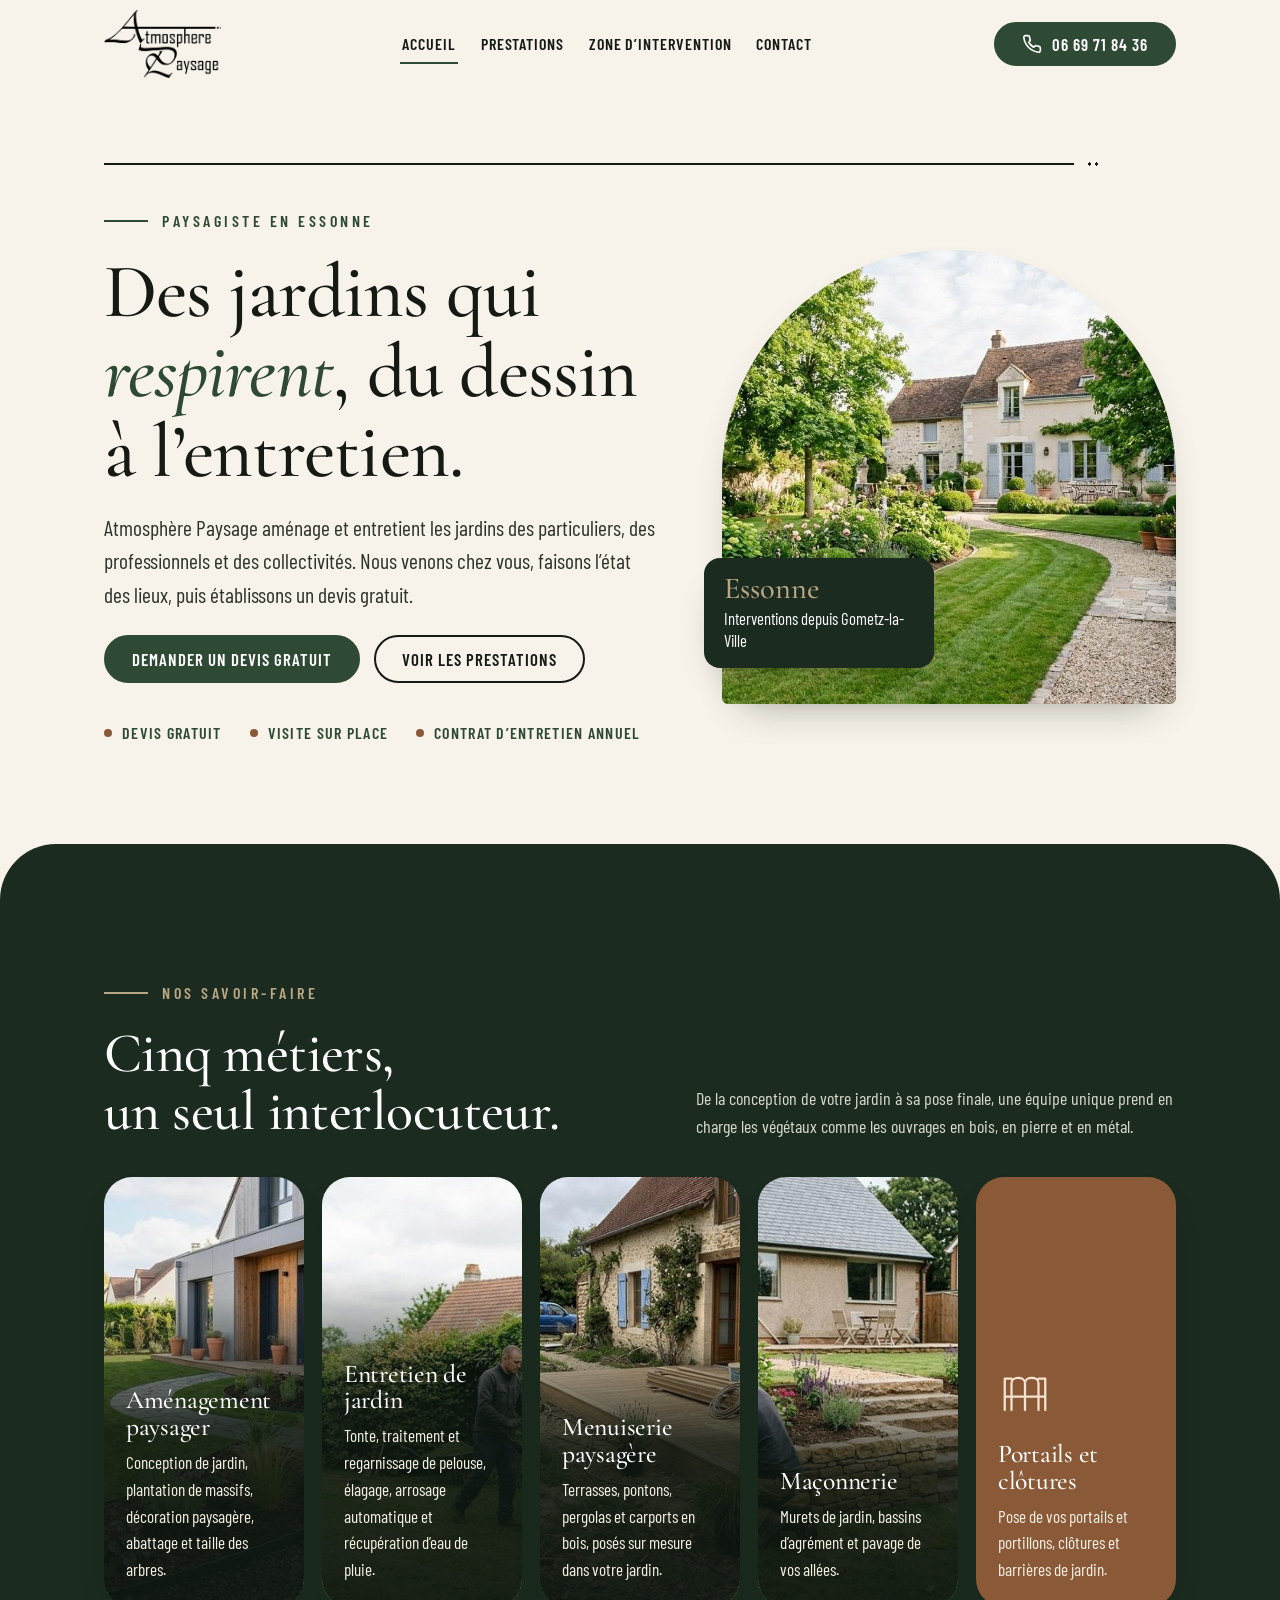
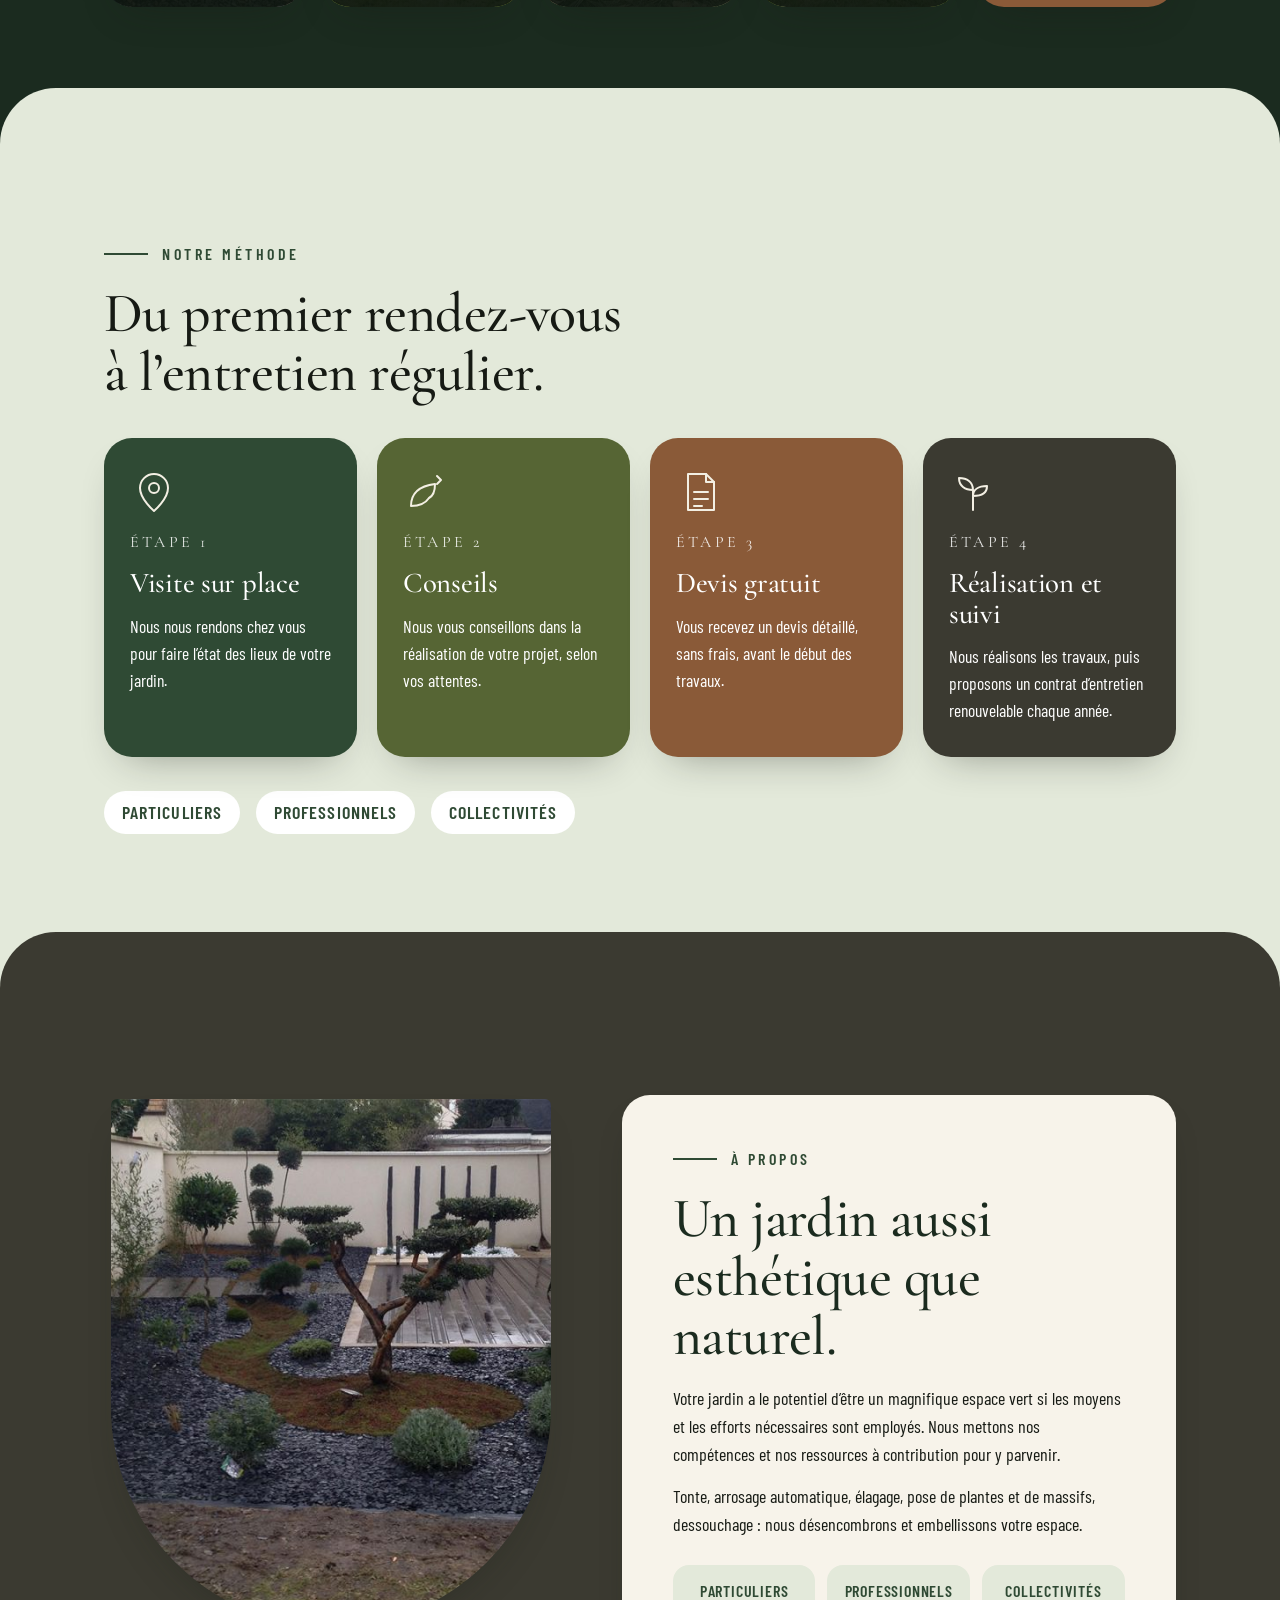
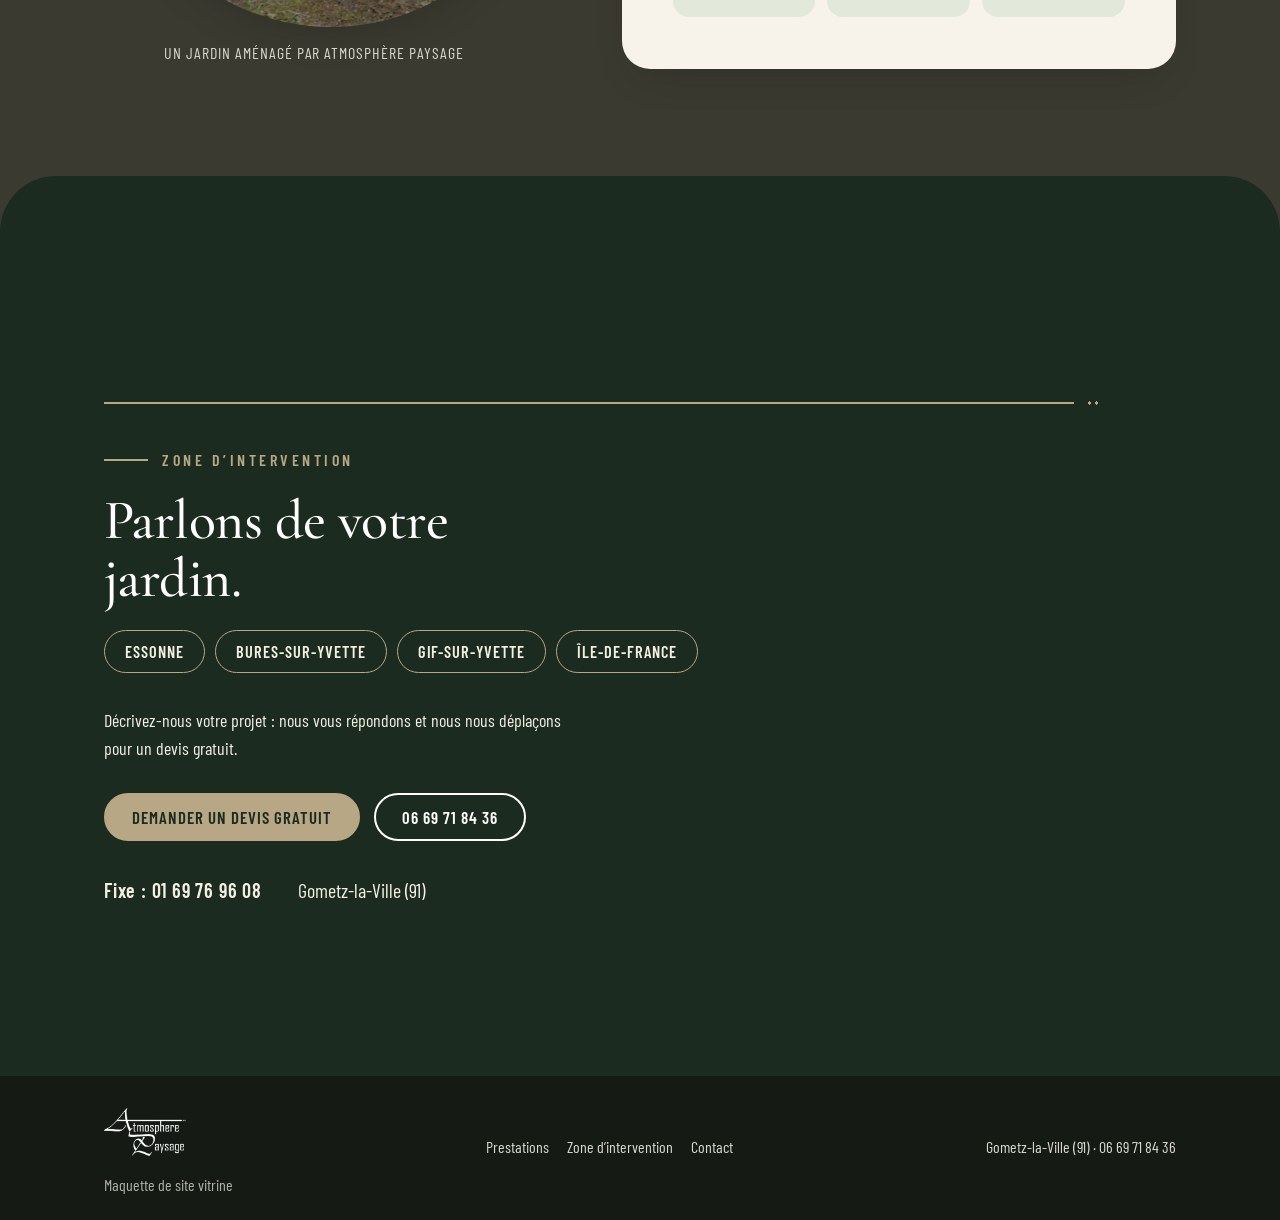
<file: index.html>
<!doctype html>
<html lang="fr">
<head>
<meta charset="utf-8">
<meta name="viewport" content="width=device-width,initial-scale=1">
<title>Atmosphère Paysage | Paysagiste à Gometz-la-Ville, Essonne</title>
<meta name="description" content="Atmosphère Paysage, paysagiste à Gometz-la-Ville (91) : aménagement, entretien de jardin, menuiserie paysagère, maçonnerie, portails et clôtures. Devis gratuit.">
<meta name="robots" content="noindex, nofollow">
<link rel="icon" href="data:image/svg+xml,%3Csvg xmlns='http://www.w3.org/2000/svg' viewBox='0 0 64 64'%3E%3Crect width='64' height='64' rx='14' fill='%232f4a34'/%3E%3Ctext x='32' y='47' font-family='Georgia,serif' font-style='italic' font-size='44' text-anchor='middle' fill='%23f7f3ea'%3EA%3C/text%3E%3C/svg%3E">
<link rel="preconnect" href="https://fonts.googleapis.com"><link rel="preconnect" href="https://fonts.gstatic.com" crossorigin>
<link href="https://fonts.googleapis.com/css2?family=Barlow+Condensed:wght@400;500;600&family=Cormorant+Garamond:ital,wght@0,500;0,600;1,500&display=swap" rel="stylesheet">
<link rel="stylesheet" href="css/style.css">
</head>
<body>
<a class="skip" href="#contenu">Aller au contenu</a>
<header class="site-header">
  <div class="wrap">
    <a class="logo" href="https://webaunet.github.io/atmosphere-paysage/" aria-label="Atmosphère Paysage, accueil"><img src="images/logo.png" width="520" height="303" alt="Atmosphère Paysage"></a>
    <nav class="nav" id="nav" aria-label="Navigation principale">
      <a href="index.html" aria-current="page">Accueil</a><a href="prestations.html">Prestations</a><a href="zone.html">Zone d’intervention</a><a href="contact.html">Contact</a>
    </nav>
    <div class="head-right">
      <a class="btn head-call" href="tel:0669718436" aria-label="Appeler le 06 69 71 84 36"><svg viewBox="0 0 24 24" fill="none" stroke="currentColor" stroke-width="2" stroke-linecap="round" stroke-linejoin="round" aria-hidden="true"><path d="M22 16.9v3a2 2 0 0 1-2.2 2 19.8 19.8 0 0 1-8.6-3.1 19.5 19.5 0 0 1-6-6A19.8 19.8 0 0 1 2.1 4.2 2 2 0 0 1 4.1 2h3a2 2 0 0 1 2 1.7c.1 1 .4 1.9.7 2.8a2 2 0 0 1-.5 2.1L8.1 9.9a16 16 0 0 0 6 6l1.3-1.3a2 2 0 0 1 2.1-.4c.9.3 1.8.6 2.8.7a2 2 0 0 1 1.7 2z"/></svg><span>06 69 71 84 36</span></a>
      <button class="burger" type="button" aria-expanded="false" aria-controls="nav" aria-label="Ouvrir le menu"><span></span><span></span><span></span></button>
    </div>
  </div>
</header>

<main id="contenu">
<section class="section s-ivory hero">
  <div class="wrap">
    <div class="trait" aria-hidden="true"></div>
    <div class="hero-grid">
      <div>
        <p class="eyebrow">Paysagiste en Essonne</p>
        <h1>Des jardins qui <em>respirent</em>, du dessin à l’entretien.</h1>
        <p class="lead">Atmosphère Paysage aménage et entretient les jardins des particuliers, des professionnels et des collectivités. Nous venons chez vous, faisons l’état des lieux, puis établissons un devis gratuit.</p>
        <div class="cta-row">
          <a class="btn" href="contact.html">Demander un devis gratuit</a>
          <a class="btn ghost" href="prestations.html">Voir les prestations</a>
        </div>
        <div class="hero-meta"><span>Devis gratuit</span><span>Visite sur place</span><span>Contrat d’entretien annuel</span></div>
      </div>
      <div class="arch-wrap">
        <div class="arch"><img src="images/hero.jpg" width="1408" height="768" alt="Allée de gravier bordée de massifs et de pelouse devant une maison de campagne" style="object-position:58% 50%"></div>
        <div class="stamp"><b>Essonne</b>Interventions depuis Gometz-la-Ville</div>
      </div>
    </div>
  </div>
</section>

<section class="section s-forest s-curve on-dark" id="metiers">
  <div class="wrap">
    <div class="head-split reveal">
      <div><p class="eyebrow">Nos savoir-faire</p><h2>Cinq métiers,<br>un seul interlocuteur.</h2></div>
      <p>De la conception de votre jardin à sa pose finale, une équipe unique prend en charge les végétaux comme les ouvrages en bois, en pierre et en métal.</p>
    </div>
    <div class="cards">
      <article class="card reveal"><img src="images/amenagement.jpg" width="900" height="491" loading="lazy" alt="Paysagiste plantant un massif vivace le long d’une pelouse"><div class="body"><h3>Aménagement paysager</h3><p>Conception de jardin, plantation de massifs, décoration paysagère, abattage et taille des arbres.</p><ul><li>Conception</li><li>Massifs</li><li>Abattage</li></ul></div></article>
      <article class="card reveal"><img src="images/entretien.jpg" width="900" height="502" loading="lazy" alt="Tonte d’une pelouse devant une maison entourée de haies fleuries"><div class="body"><h3>Entretien de jardin</h3><p>Tonte, traitement et regarnissage de pelouse, élagage, arrosage automatique et récupération d’eau de pluie.</p><ul><li>Tonte</li><li>Arrosage</li><li>Élagage</li></ul></div></article>
      <article class="card reveal"><img src="images/menuiserie.jpg" width="900" height="491" loading="lazy" alt="Pose d’une terrasse en bois devant une maison en pierre"><div class="body"><h3>Menuiserie paysagère</h3><p>Terrasses, pontons, pergolas et carports en bois, posés sur mesure dans votre jardin.</p><ul><li>Terrasse</li><li>Pergola</li><li>Carport</li></ul></div></article>
      <article class="card reveal"><img src="images/maconnerie.jpg" width="900" height="491" loading="lazy" alt="Maçon paysagiste montant un muret en pierre et un escalier de jardin"><div class="body"><h3>Maçonnerie</h3><p>Murets de jardin, bassins d’agrément et pavage de vos allées.</p><ul><li>Murets</li><li>Bassins</li><li>Allées pavées</li></ul></div></article>
      <article class="card panel reveal"><div class="body"><svg viewBox="0 0 48 48" fill="none" stroke="currentColor" stroke-width="2" stroke-linecap="round" stroke-linejoin="round" aria-hidden="true"><path d="M6 40V12M42 40V12M6 12h6M36 12h6M12 40V16c0-6 12-6 12 0M36 40V16c0-6-12-6-12 0M24 16v24M6 28h36"/></svg><h3>Portails et clôtures</h3><p>Pose de vos portails et portillons, clôtures et barrières de jardin.</p><ul><li>Portails</li><li>Portillons</li><li>Clôtures</li></ul></div></article>
    </div>
  </div>
</section>

<section class="section s-sage s-curve" id="methode">
  <div class="wrap">
    <div class="reveal"><p class="eyebrow">Notre méthode</p><h2>Du premier rendez-vous<br>à l’entretien régulier.</h2></div>
    <div class="steps">
      <div class="step reveal"><svg viewBox="0 0 48 48" fill="none" stroke="currentColor" stroke-width="2" stroke-linecap="round" stroke-linejoin="round" aria-hidden="true"><path d="M24 43s14-12 14-23a14 14 0 0 0-28 0c0 11 14 23 14 23z"/><circle cx="24" cy="20" r="5"/></svg><span class="n">Étape 1</span><h3>Visite sur place</h3><p>Nous nous rendons chez vous pour faire l’état des lieux de votre jardin.</p></div>
      <div class="step reveal"><svg viewBox="0 0 48 48" fill="none" stroke="currentColor" stroke-width="2" stroke-linecap="round" stroke-linejoin="round" aria-hidden="true"><path d="M8 38c0-12 8-20 24-22M8 38c6 0 14-2 18-8M32 16c0 8-2 12-6 14M34 8l4 4-4 4"/></svg><span class="n">Étape 2</span><h3>Conseils</h3><p>Nous vous conseillons dans la réalisation de votre projet, selon vos attentes.</p></div>
      <div class="step reveal"><svg viewBox="0 0 48 48" fill="none" stroke="currentColor" stroke-width="2" stroke-linecap="round" stroke-linejoin="round" aria-hidden="true"><path d="M12 6h18l8 8v28H12z"/><path d="M30 6v8h8M18 24h14M18 31h14M18 38h8"/></svg><span class="n">Étape 3</span><h3>Devis gratuit</h3><p>Vous recevez un devis détaillé, sans frais, avant le début des travaux.</p></div>
      <div class="step reveal"><svg viewBox="0 0 48 48" fill="none" stroke="currentColor" stroke-width="2" stroke-linecap="round" stroke-linejoin="round" aria-hidden="true"><path d="M24 42V22M24 22c0-8-6-12-14-12 0 8 6 12 14 12zM24 28c0-6 5-10 14-10 0 7-5 10-14 10z"/></svg><span class="n">Étape 4</span><h3>Réalisation et suivi</h3><p>Nous réalisons les travaux, puis proposons un contrat d’entretien renouvelable chaque année.</p></div>
    </div>
    <div class="note-band reveal"><span>Particuliers</span><span>Professionnels</span><span>Collectivités</span></div>
  </div>
</section>

<section class="section s-bark s-curve on-dark" id="apropos">
  <div class="wrap about-grid">
    <div class="reveal">
      <div class="arch-b"><img src="images/jardin-reel.jpg" width="800" height="600" loading="lazy" alt="Jardin aménagé avec arbres taillés en nuages, gravier d’ardoise et terrasse en bois" style="object-position:50% 30%"></div>
      <p class="photo-cap">Un jardin aménagé par Atmosphère Paysage</p>
    </div>
    <div class="about-card reveal">
      <p class="eyebrow">À propos</p>
      <h2>Un jardin aussi esthétique que naturel.</h2>
      <p>Votre jardin a le potentiel d’être un magnifique espace vert si les moyens et les efforts nécessaires sont employés. Nous mettons nos compétences et nos ressources à contribution pour y parvenir.</p>
      <p>Tonte, arrosage automatique, élagage, pose de plantes et de massifs, dessouchage : nous désencombrons et embellissons votre espace.</p>
      <div class="who"><div>Particuliers</div><div>Professionnels</div><div>Collectivités</div></div>
    </div>
  </div>
</section>

<section class="section s-forest s-curve on-dark cta-final" id="contact">
  <div class="wrap">
    <div class="trait light reveal" aria-hidden="true" style="margin-bottom:44px"></div>
    <div class="reveal">
      <p class="eyebrow">Zone d’intervention</p>
      <h2>Parlons de votre jardin.</h2>
      <div class="zone-chips"><span>Essonne</span><span>Bures-sur-Yvette</span><span>Gif-sur-Yvette</span><span>Île-de-France</span></div>
      <p>Décrivez-nous votre projet : nous vous répondons et nous nous déplaçons pour un devis gratuit.</p>
      <div class="cta-row" style="margin-top:30px"><a class="btn" href="contact.html">Demander un devis gratuit</a><a class="btn ghost" href="tel:0669718436">06 69 71 84 36</a></div>
      <div class="contact-lines"><a href="tel:0169769608">Fixe : 01 69 76 96 08</a><span>Gometz-la-Ville (91)</span></div>
    </div>
  </div>
</section>
</main>

<footer class="site-footer">
  <div class="wrap foot">
    <div><a class="logo" href="https://webaunet.github.io/atmosphere-paysage/" aria-label="Atmosphère Paysage, accueil"><img src="images/logo.png" width="520" height="303" alt="Atmosphère Paysage"></a><p class="maq">Maquette de site vitrine</p></div>
    <nav aria-label="Pied de page"><a href="prestations.html">Prestations</a><a href="zone.html">Zone d’intervention</a><a href="contact.html">Contact</a></nav>
    <div>Gometz-la-Ville (91) · <a href="tel:0669718436">06 69 71 84 36</a></div>
  </div>
</footer>
<script src="js/main.js"></script>
</body>
</html>
</file>
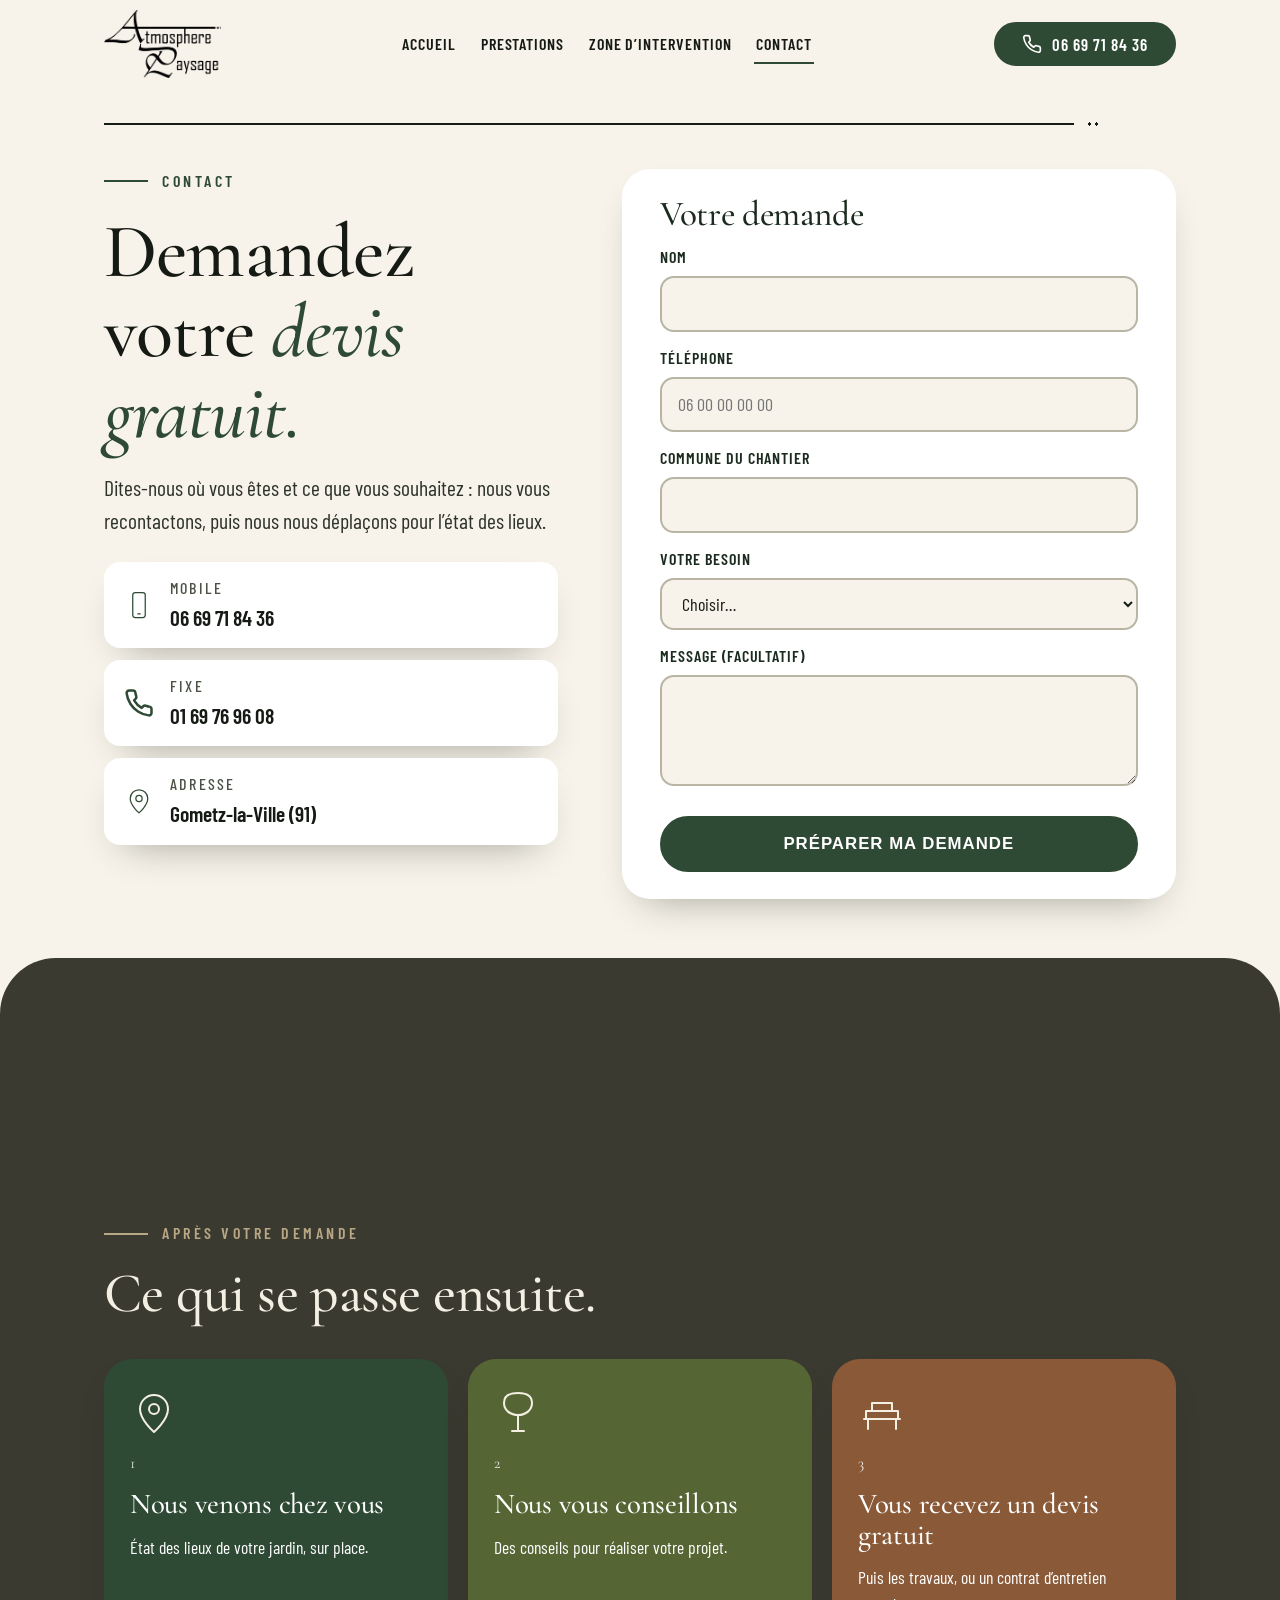
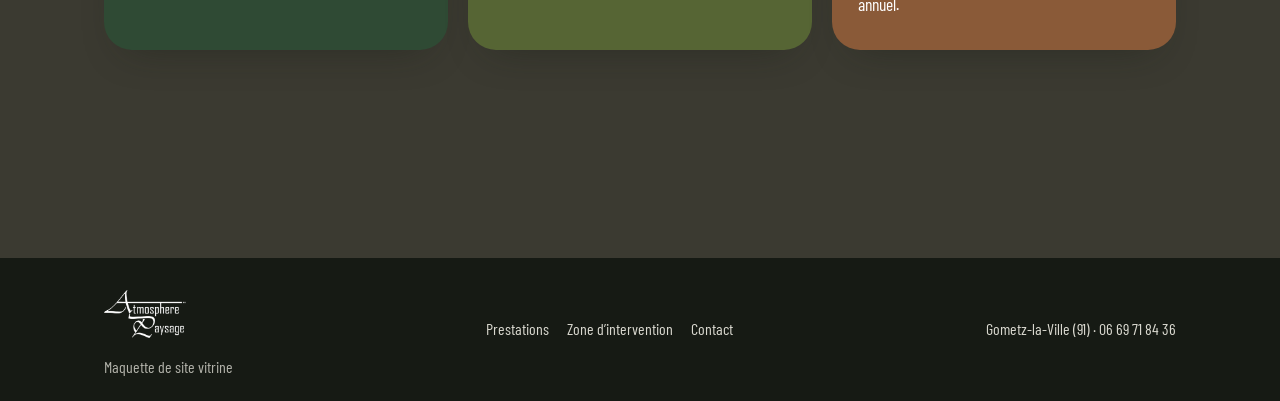
<file: contact.html>
<!doctype html>
<html lang="fr">
<head>
<meta charset="utf-8">
<meta name="viewport" content="width=device-width,initial-scale=1">
<title>Contact et devis gratuit | Atmosphère Paysage, Gometz-la-Ville</title>
<meta name="description" content="Contactez Atmosphère Paysage à Gometz-la-Ville (91) : 06 69 71 84 36 ou 01 69 76 96 08. Devis gratuit pour votre jardin.">
<meta name="robots" content="noindex, nofollow">
<link rel="icon" href="data:image/svg+xml,%3Csvg xmlns='http://www.w3.org/2000/svg' viewBox='0 0 64 64'%3E%3Crect width='64' height='64' rx='14' fill='%232f4a34'/%3E%3Ctext x='32' y='47' font-family='Georgia,serif' font-style='italic' font-size='44' text-anchor='middle' fill='%23f7f3ea'%3EA%3C/text%3E%3C/svg%3E">
<link rel="preconnect" href="https://fonts.googleapis.com"><link rel="preconnect" href="https://fonts.gstatic.com" crossorigin>
<link href="https://fonts.googleapis.com/css2?family=Barlow+Condensed:wght@400;500;600&family=Cormorant+Garamond:ital,wght@0,500;0,600;1,500&display=swap" rel="stylesheet">
<link rel="stylesheet" href="css/style.css">
</head>
<body>
<a class="skip" href="#contenu">Aller au contenu</a>
<header class="site-header">
  <div class="wrap">
    <a class="logo" href="https://webaunet.github.io/atmosphere-paysage/" aria-label="Atmosphère Paysage, accueil"><img src="images/logo.png" width="520" height="303" alt="Atmosphère Paysage"></a>
    <nav class="nav" id="nav" aria-label="Navigation principale">
      <a href="index.html">Accueil</a><a href="prestations.html">Prestations</a><a href="zone.html">Zone d’intervention</a><a href="contact.html" aria-current="page">Contact</a>
    </nav>
    <div class="head-right">
      <a class="btn head-call" href="tel:0669718436" aria-label="Appeler le 06 69 71 84 36"><svg viewBox="0 0 24 24" fill="none" stroke="currentColor" stroke-width="2" stroke-linecap="round" stroke-linejoin="round" aria-hidden="true"><path d="M22 16.9v3a2 2 0 0 1-2.2 2 19.8 19.8 0 0 1-8.6-3.1 19.5 19.5 0 0 1-6-6A19.8 19.8 0 0 1 2.1 4.2 2 2 0 0 1 4.1 2h3a2 2 0 0 1 2 1.7c.1 1 .4 1.9.7 2.8a2 2 0 0 1-.5 2.1L8.1 9.9a16 16 0 0 0 6 6l1.3-1.3a2 2 0 0 1 2.1-.4c.9.3 1.8.6 2.8.7a2 2 0 0 1 1.7 2z"/></svg><span>06 69 71 84 36</span></a>
      <button class="burger" type="button" aria-expanded="false" aria-controls="nav" aria-label="Ouvrir le menu"><span></span><span></span><span></span></button>
    </div>
  </div>
</header>

<main id="contenu">
<section class="section s-ivory hero page-hero contact-hero">
  <div class="wrap">
    <div class="trait" aria-hidden="true"></div>
    <div class="contact-grid">
      <div>
        <p class="eyebrow">Contact</p>
        <h1>Demandez votre <em>devis gratuit.</em></h1>
        <p class="lead">Dites-nous où vous êtes et ce que vous souhaitez : nous vous recontactons, puis nous nous déplaçons pour l’état des lieux.</p>
        <ul class="direct only-d">
          <li><a href="tel:0669718436"><svg viewBox="0 0 48 48" fill="none" stroke="currentColor" stroke-width="2" stroke-linecap="round" stroke-linejoin="round" aria-hidden="true"><rect x="14" y="4" width="20" height="40" rx="4"/><path d="M22 38h4"/></svg><span><small>Mobile</small>06 69 71 84 36</span></a></li>
          <li><a href="tel:0169769608"><svg viewBox="0 0 24 24" fill="none" stroke="currentColor" stroke-width="2" stroke-linecap="round" stroke-linejoin="round" aria-hidden="true"><path d="M22 16.9v3a2 2 0 0 1-2.2 2 19.8 19.8 0 0 1-8.6-3.1 19.5 19.5 0 0 1-6-6A19.8 19.8 0 0 1 2.1 4.2 2 2 0 0 1 4.1 2h3a2 2 0 0 1 2 1.7c.1 1 .4 1.9.7 2.8a2 2 0 0 1-.5 2.1L8.1 9.9a16 16 0 0 0 6 6l1.3-1.3a2 2 0 0 1 2.1-.4c.9.3 1.8.6 2.8.7a2 2 0 0 1 1.7 2z"/></svg><span><small>Fixe</small>01 69 76 96 08</span></a></li>
          <li><div><svg viewBox="0 0 48 48" fill="none" stroke="currentColor" stroke-width="2" stroke-linecap="round" stroke-linejoin="round" aria-hidden="true"><path d="M24 43s14-12 14-23a14 14 0 0 0-28 0c0 11 14 23 14 23z"/><circle cx="24" cy="20" r="5"/></svg><span><small>Adresse</small>Gometz-la-Ville (91)</span></div></li>
        </ul>
      </div>
      <div class="form-card">
        <form id="devis" novalidate>
          <h2>Votre demande</h2>
          <div class="field"><label for="nom">Nom</label><input id="nom" name="nom" type="text" autocomplete="name" required aria-describedby="err-nom"><p class="error" id="err-nom" role="alert"></p></div>
          <div class="field"><label for="tel">Téléphone</label><input id="tel" name="tel" type="tel" inputmode="tel" autocomplete="tel" required placeholder="06 00 00 00 00" aria-describedby="err-tel"><p class="error" id="err-tel" role="alert"></p></div>
          <div class="field"><label for="commune">Commune du chantier</label><input id="commune" name="commune" type="text" autocomplete="address-level2" required aria-describedby="err-commune"><p class="error" id="err-commune" role="alert"></p></div>
          <div class="field"><label for="besoin">Votre besoin</label><select id="besoin" name="besoin" required aria-describedby="err-besoin"><option value="">Choisir…</option><option>Aménagement paysager</option><option>Entretien de jardin</option><option>Abattage ou élagage</option><option>Terrasse, pergola ou carport</option><option>Maçonnerie (muret, bassin, allée)</option><option>Portail ou clôture</option><option>Contrat d’entretien annuel</option><option>Autre projet</option></select><p class="error" id="err-besoin" role="alert"></p></div>
          <div class="field"><label for="message">Message (facultatif)</label><textarea id="message" name="message" rows="3" aria-describedby="err-message"></textarea><p class="error" id="err-message" role="alert"></p></div>
          <button class="btn full" type="submit">Préparer ma demande</button>
        </form>
        <div class="summary" id="summary" hidden tabindex="-1">
          <p class="ok"><svg viewBox="0 0 48 48" fill="none" stroke="currentColor" stroke-width="2" stroke-linecap="round" stroke-linejoin="round" aria-hidden="true"><path d="M10 25l9 9 19-20"/></svg><span>Demande prête. Envoyez-la en un geste :</span></p>
          <pre id="recap"></pre>
          <div class="sum-actions">
            <a class="btn" id="sms" href="sms:0669718436">Envoyer par SMS</a>
            <button class="btn ghost" type="button" id="copy">Copier</button>
            <a class="btn ghost" href="tel:0669718436">Appeler</a>
          </div>
          <p class="copied" id="copied" role="status"></p>
          <button class="link" type="button" id="edit">Modifier ma demande</button>
        </div>
      </div>
    </div>
  </div>
</section>

<section class="section s-bark s-curve on-dark band-end">
  <div class="wrap">
    <div class="reveal"><p class="eyebrow">Après votre demande</p><h2>Ce qui se passe ensuite.</h2></div>
    <ul class="direct only-m">
          <li><a href="tel:0669718436"><svg viewBox="0 0 48 48" fill="none" stroke="currentColor" stroke-width="2" stroke-linecap="round" stroke-linejoin="round" aria-hidden="true"><rect x="14" y="4" width="20" height="40" rx="4"/><path d="M22 38h4"/></svg><span><small>Mobile</small>06 69 71 84 36</span></a></li>
          <li><a href="tel:0169769608"><svg viewBox="0 0 24 24" fill="none" stroke="currentColor" stroke-width="2" stroke-linecap="round" stroke-linejoin="round" aria-hidden="true"><path d="M22 16.9v3a2 2 0 0 1-2.2 2 19.8 19.8 0 0 1-8.6-3.1 19.5 19.5 0 0 1-6-6A19.8 19.8 0 0 1 2.1 4.2 2 2 0 0 1 4.1 2h3a2 2 0 0 1 2 1.7c.1 1 .4 1.9.7 2.8a2 2 0 0 1-.5 2.1L8.1 9.9a16 16 0 0 0 6 6l1.3-1.3a2 2 0 0 1 2.1-.4c.9.3 1.8.6 2.8.7a2 2 0 0 1 1.7 2z"/></svg><span><small>Fixe</small>01 69 76 96 08</span></a></li>
          <li><div><svg viewBox="0 0 48 48" fill="none" stroke="currentColor" stroke-width="2" stroke-linecap="round" stroke-linejoin="round" aria-hidden="true"><path d="M24 43s14-12 14-23a14 14 0 0 0-28 0c0 11 14 23 14 23z"/><circle cx="24" cy="20" r="5"/></svg><span><small>Adresse</small>Gometz-la-Ville (91)</span></div></li>
        </ul>
    <div class="steps three">
      <div class="step c-moss reveal"><svg viewBox="0 0 48 48" fill="none" stroke="currentColor" stroke-width="2" stroke-linecap="round" stroke-linejoin="round" aria-hidden="true"><path d="M24 43s14-12 14-23a14 14 0 0 0-28 0c0 11 14 23 14 23z"/><circle cx="24" cy="20" r="5"/></svg><span class="n">1</span><h3>Nous venons chez vous</h3><p>État des lieux de votre jardin, sur place.</p></div>
      <div class="step c-olive reveal"><svg viewBox="0 0 48 48" fill="none" stroke="currentColor" stroke-width="2" stroke-linecap="round" stroke-linejoin="round" aria-hidden="true"><path d="M24 42V26M24 26c-8 0-14-5-14-12S16 4 24 4s14 3 14 10-6 12-14 12zM18 42h12"/></svg><span class="n">2</span><h3>Nous vous conseillons</h3><p>Des conseils pour réaliser votre projet.</p></div>
      <div class="step c-clay reveal"><svg viewBox="0 0 48 48" fill="none" stroke="currentColor" stroke-width="2" stroke-linecap="round" stroke-linejoin="round" aria-hidden="true"><path d="M6 30h36M10 30v10M38 30v10M8 22h32v8H8zM14 22v-8h20v8"/></svg><span class="n">3</span><h3>Vous recevez un devis gratuit</h3><p>Puis les travaux, ou un contrat d’entretien annuel.</p></div>
    </div>
  </div>
</section>
</main>

<footer class="site-footer">
  <div class="wrap foot">
    <div><a class="logo" href="https://webaunet.github.io/atmosphere-paysage/" aria-label="Atmosphère Paysage, accueil"><img src="images/logo.png" width="520" height="303" alt="Atmosphère Paysage"></a><p class="maq">Maquette de site vitrine</p></div>
    <nav aria-label="Pied de page"><a href="prestations.html">Prestations</a><a href="zone.html">Zone d’intervention</a><a href="contact.html">Contact</a></nav>
    <div>Gometz-la-Ville (91) · <a href="tel:0669718436">06 69 71 84 36</a></div>
  </div>
</footer>
<script src="js/main.js"></script>
</body>
</html>
</file>
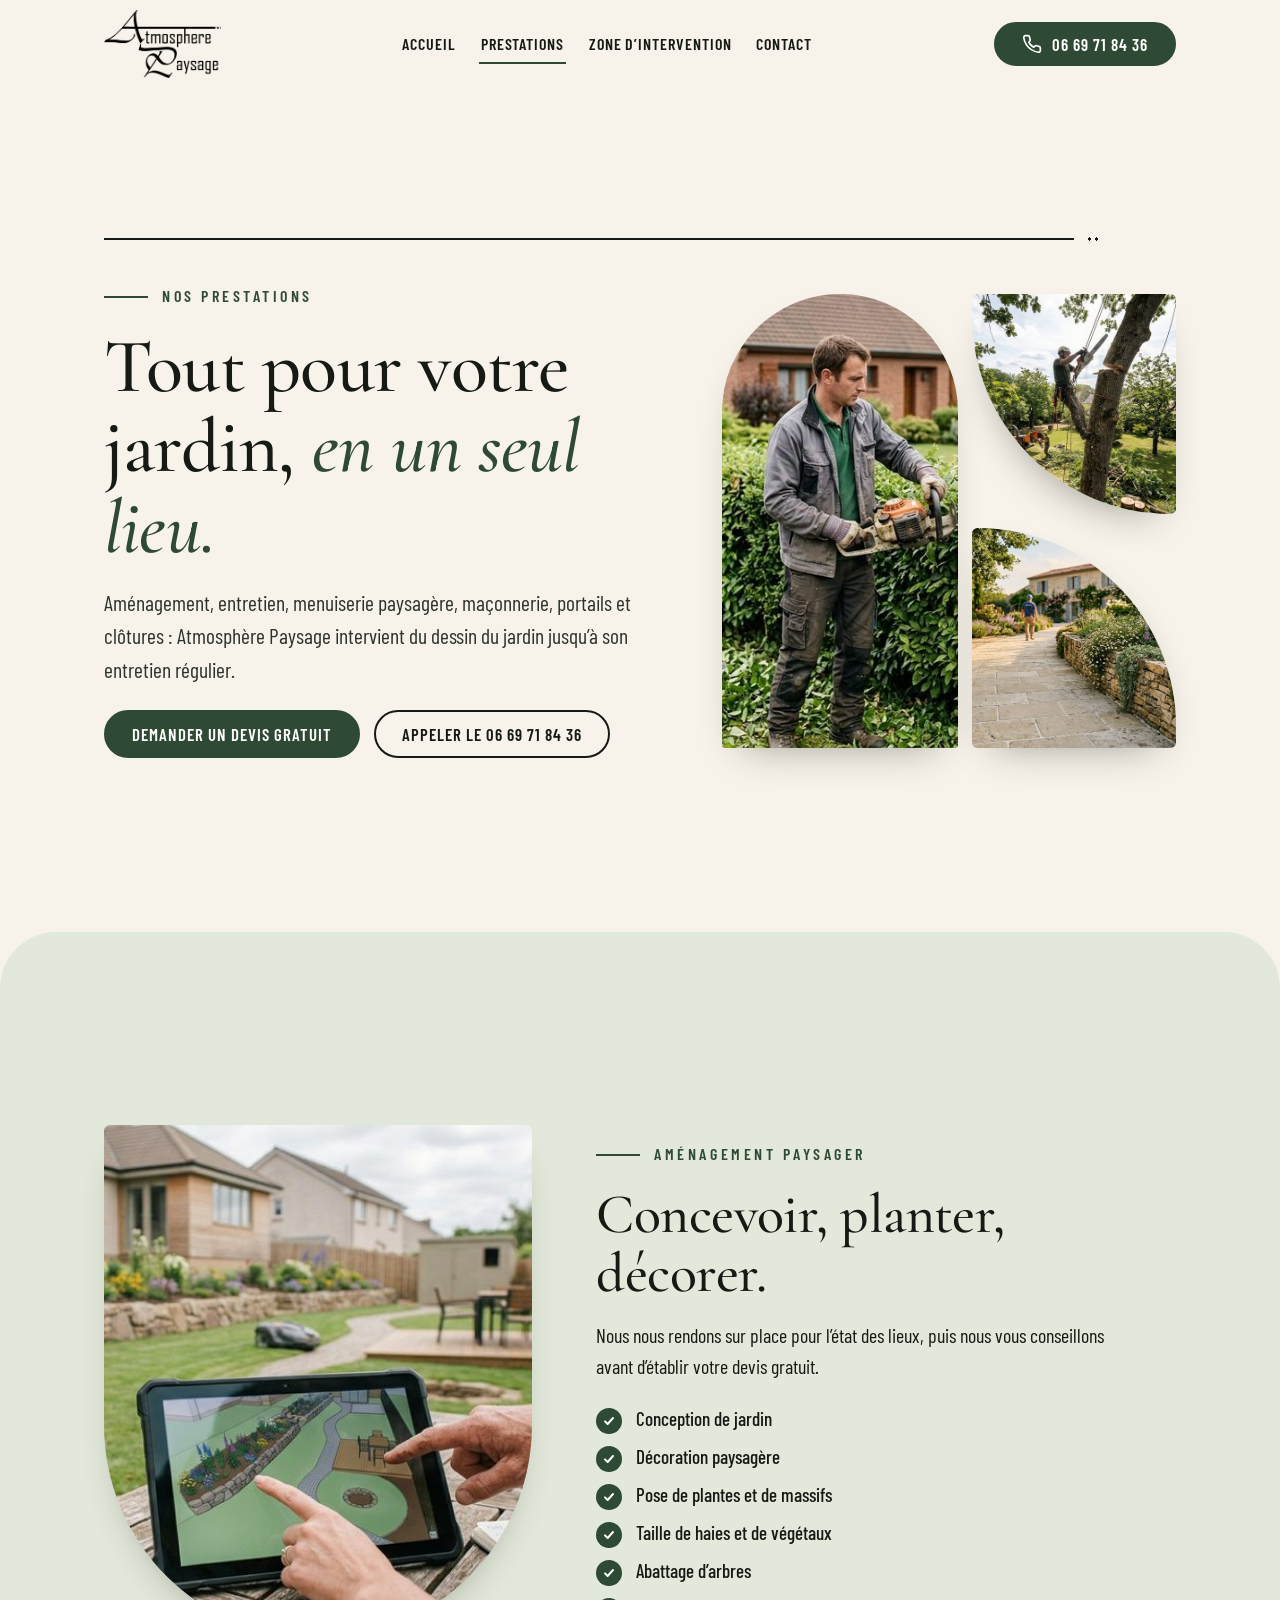
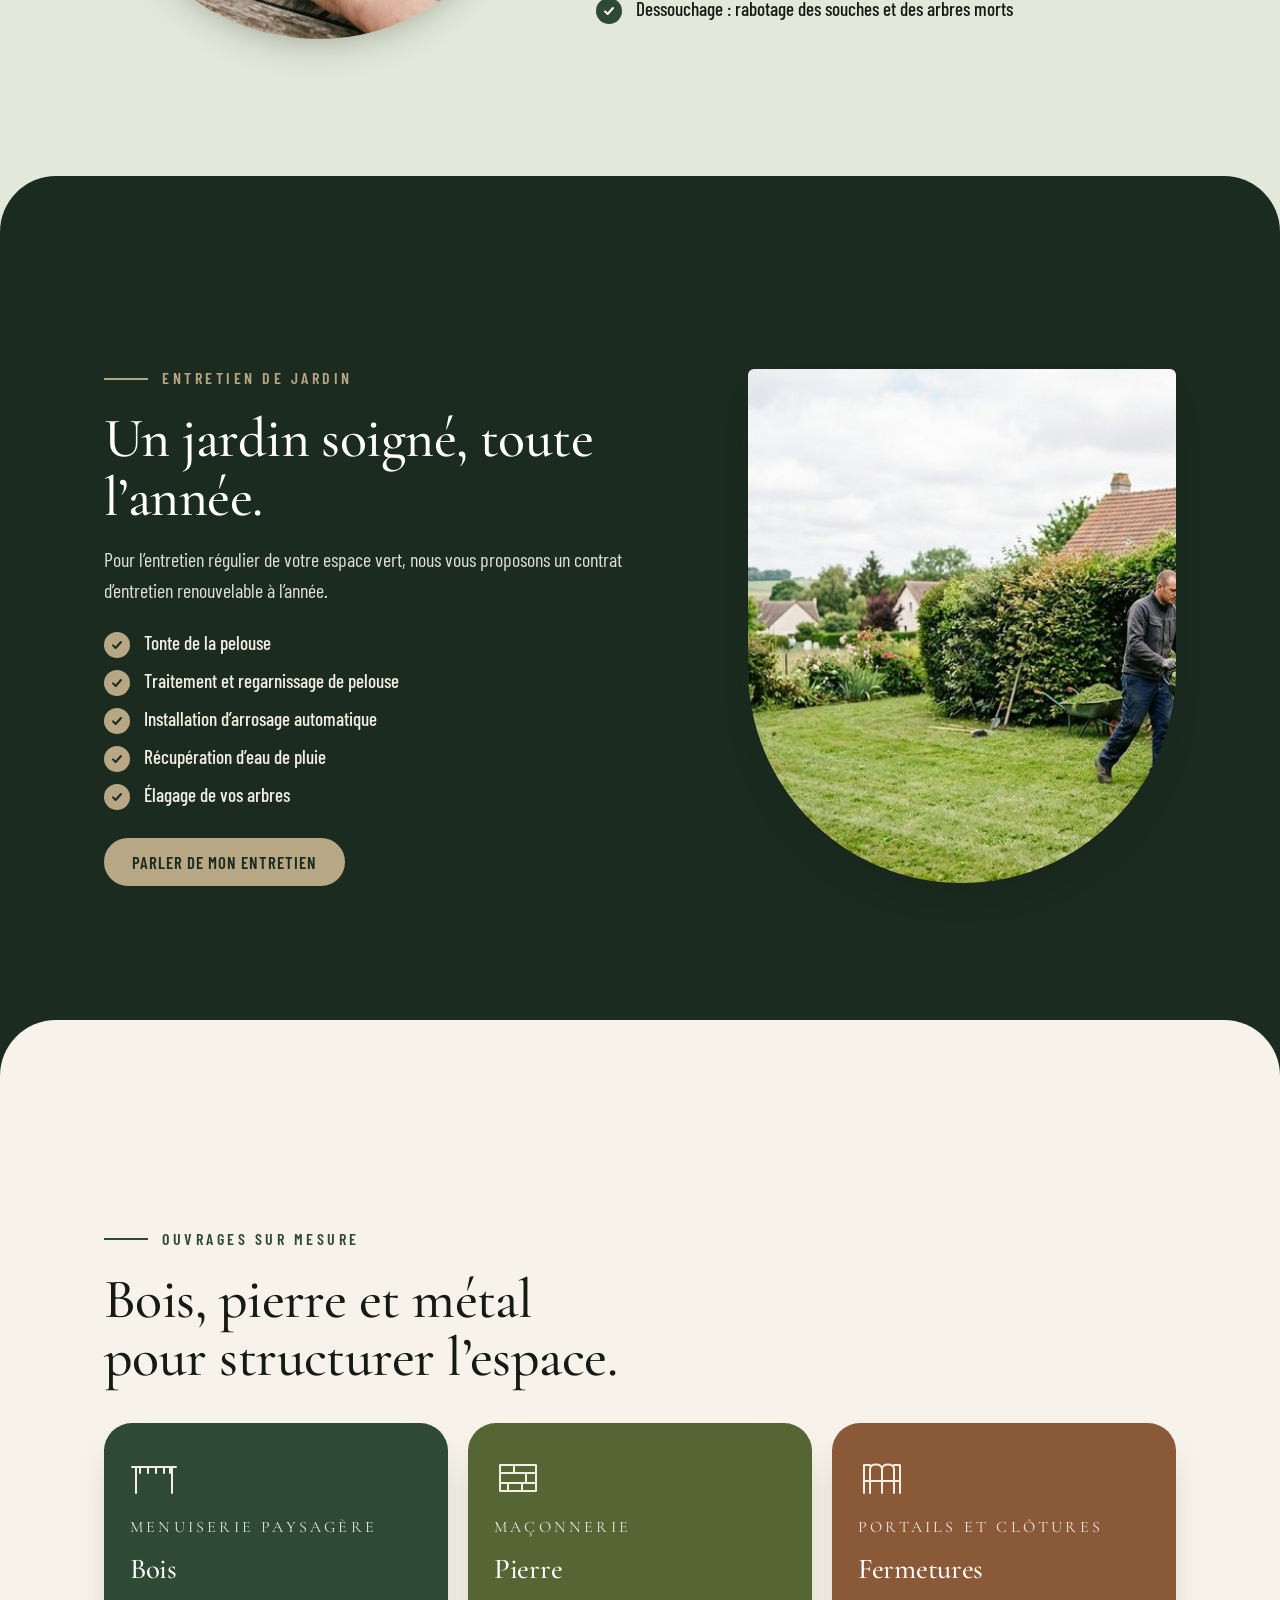
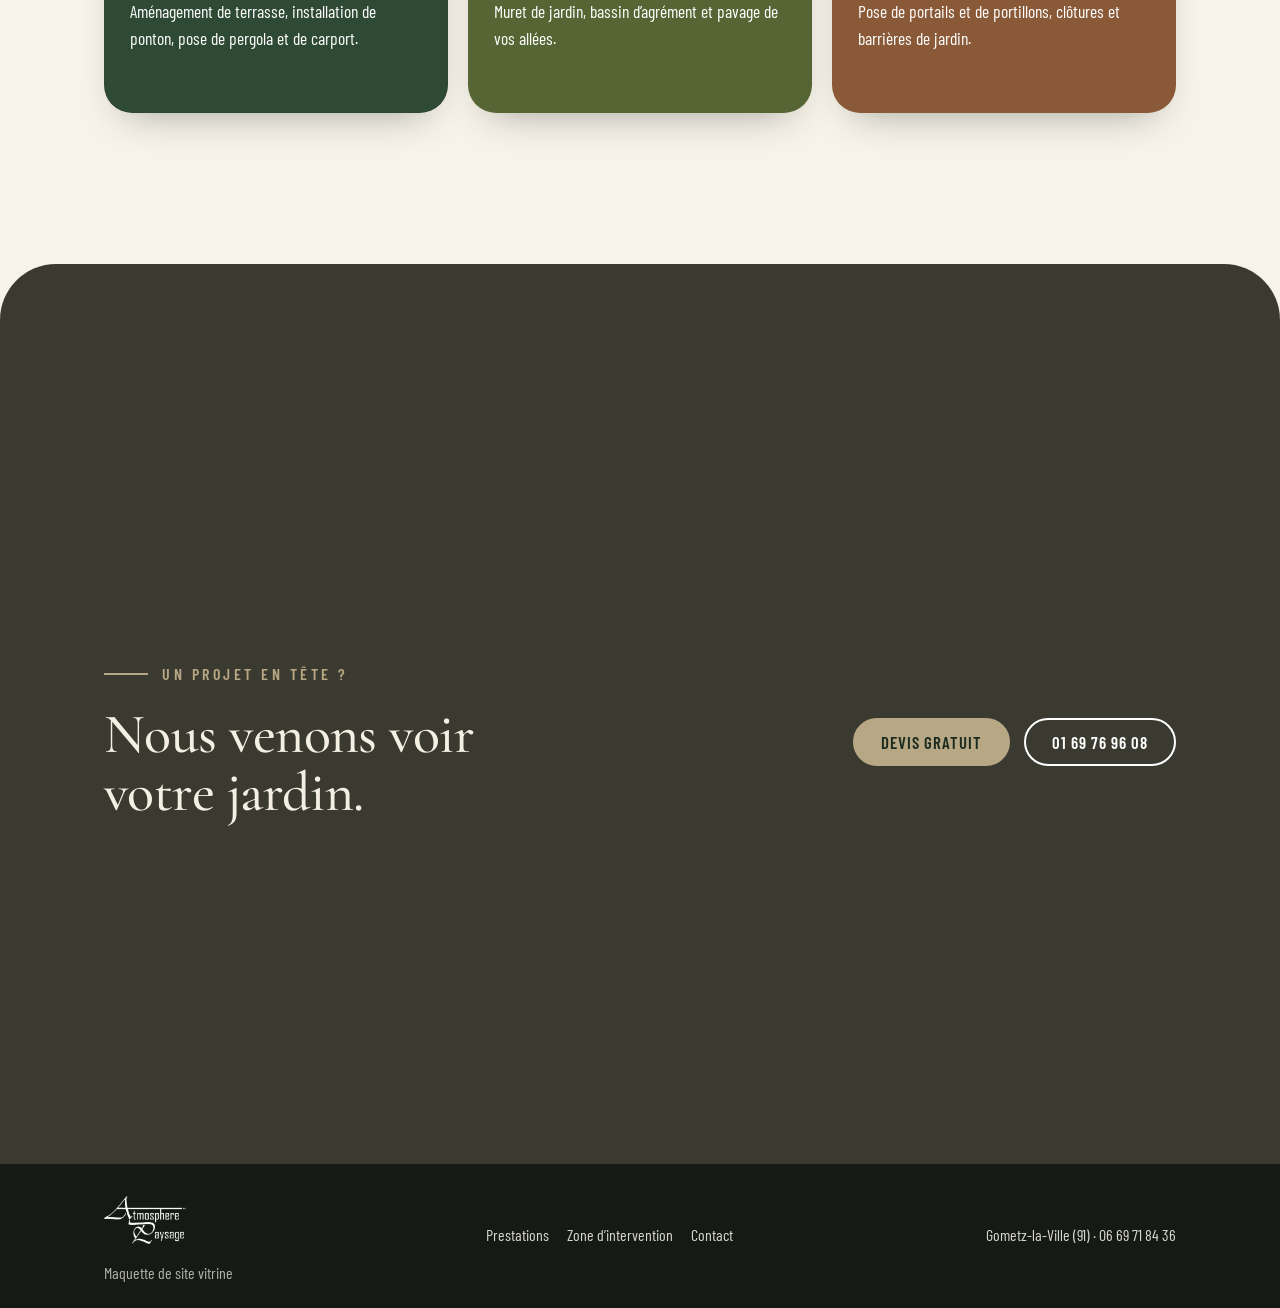
<file: prestations.html>
<!doctype html>
<html lang="fr">
<head>
<meta charset="utf-8">
<meta name="viewport" content="width=device-width,initial-scale=1">
<title>Prestations | Atmosphère Paysage, paysagiste à Gometz-la-Ville</title>
<meta name="description" content="Aménagement, entretien de jardin, menuiserie paysagère, maçonnerie, portails et clôtures : les prestations d’Atmosphère Paysage à Gometz-la-Ville (91).">
<meta name="robots" content="noindex, nofollow">
<link rel="icon" href="data:image/svg+xml,%3Csvg xmlns='http://www.w3.org/2000/svg' viewBox='0 0 64 64'%3E%3Crect width='64' height='64' rx='14' fill='%232f4a34'/%3E%3Ctext x='32' y='47' font-family='Georgia,serif' font-style='italic' font-size='44' text-anchor='middle' fill='%23f7f3ea'%3EA%3C/text%3E%3C/svg%3E">
<link rel="preconnect" href="https://fonts.googleapis.com"><link rel="preconnect" href="https://fonts.gstatic.com" crossorigin>
<link href="https://fonts.googleapis.com/css2?family=Barlow+Condensed:wght@400;500;600&family=Cormorant+Garamond:ital,wght@0,500;0,600;1,500&display=swap" rel="stylesheet">
<link rel="stylesheet" href="css/style.css">
</head>
<body>
<a class="skip" href="#contenu">Aller au contenu</a>
<header class="site-header">
  <div class="wrap">
    <a class="logo" href="https://webaunet.github.io/atmosphere-paysage/" aria-label="Atmosphère Paysage, accueil"><img src="images/logo.png" width="520" height="303" alt="Atmosphère Paysage"></a>
    <nav class="nav" id="nav" aria-label="Navigation principale">
      <a href="index.html">Accueil</a><a href="prestations.html" aria-current="page">Prestations</a><a href="zone.html">Zone d’intervention</a><a href="contact.html">Contact</a>
    </nav>
    <div class="head-right">
      <a class="btn head-call" href="tel:0669718436" aria-label="Appeler le 06 69 71 84 36"><svg viewBox="0 0 24 24" fill="none" stroke="currentColor" stroke-width="2" stroke-linecap="round" stroke-linejoin="round" aria-hidden="true"><path d="M22 16.9v3a2 2 0 0 1-2.2 2 19.8 19.8 0 0 1-8.6-3.1 19.5 19.5 0 0 1-6-6A19.8 19.8 0 0 1 2.1 4.2 2 2 0 0 1 4.1 2h3a2 2 0 0 1 2 1.7c.1 1 .4 1.9.7 2.8a2 2 0 0 1-.5 2.1L8.1 9.9a16 16 0 0 0 6 6l1.3-1.3a2 2 0 0 1 2.1-.4c.9.3 1.8.6 2.8.7a2 2 0 0 1 1.7 2z"/></svg><span>06 69 71 84 36</span></a>
      <button class="burger" type="button" aria-expanded="false" aria-controls="nav" aria-label="Ouvrir le menu"><span></span><span></span><span></span></button>
    </div>
  </div>
</header>

<main id="contenu">
<section class="section s-ivory hero page-hero">
  <div class="wrap">
    <div class="trait" aria-hidden="true"></div>
    <div class="hero-grid">
      <div>
        <p class="eyebrow">Nos prestations</p>
        <h1>Tout pour votre jardin, <em>en un seul lieu.</em></h1>
        <p class="lead">Aménagement, entretien, menuiserie paysagère, maçonnerie, portails et clôtures : Atmosphère Paysage intervient du dessin du jardin jusqu’à son entretien régulier.</p>
        <div class="cta-row"><a class="btn" href="contact.html">Demander un devis gratuit</a><a class="btn ghost" href="tel:0669718436">Appeler le 06 69 71 84 36</a></div>
      </div>
      <div class="mosaic" aria-label="Aperçu de nos prestations">
        <div class="m1"><img src="images/haies.jpg" width="900" height="491" alt="Paysagiste taillant une haie avec un taille-haie"></div>
        <div class="m2"><img src="images/elagage.jpg" width="900" height="491" alt="Élagueur encordé dans un arbre, troncs coupés au sol"></div>
        <div class="m3"><img src="images/allee.jpg" width="900" height="491" alt="Allée dallée bordée d’un muret en pierre et de massifs"></div>
      </div>
    </div>
  </div>
</section>

<section class="section s-sage s-curve" id="amenagement">
  <div class="wrap split">
    <div class="arch-b reveal"><img src="images/conception.jpg" width="900" height="491" loading="lazy" alt="Deux personnes consultant le plan d’un jardin sur une tablette" style="object-position:72% 50%"></div>
    <div class="reveal">
      <p class="eyebrow">Aménagement paysager</p>
      <h2>Concevoir, planter, décorer.</h2>
      <p class="lead2">Nous nous rendons sur place pour l’état des lieux, puis nous vous conseillons avant d’établir votre devis gratuit.</p>
      <ul class="ticks"><li>Conception de jardin</li><li>Décoration paysagère</li><li>Pose de plantes et de massifs</li><li>Taille de haies et de végétaux</li><li>Abattage d’arbres</li><li>Dessouchage : rabotage des souches et des arbres morts</li></ul>
    </div>
  </div>
</section>

<section class="section s-forest s-curve on-dark" id="entretien">
  <div class="wrap split rev">
    <div class="reveal">
      <p class="eyebrow">Entretien de jardin</p>
      <h2>Un jardin soigné, toute l’année.</h2>
      <p class="lead2">Pour l’entretien régulier de votre espace vert, nous vous proposons un contrat d’entretien renouvelable à l’année.</p>
      <ul class="ticks"><li>Tonte de la pelouse</li><li>Traitement et regarnissage de pelouse</li><li>Installation d’arrosage automatique</li><li>Récupération d’eau de pluie</li><li>Élagage de vos arbres</li></ul>
      <div class="cta-row" style="margin-top:30px"><a class="btn" href="contact.html">Parler de mon entretien</a></div>
    </div>
    <div class="arch-b reveal"><img src="images/entretien.jpg" width="900" height="502" loading="lazy" alt="Tonte d’une pelouse devant une maison entourée de haies fleuries" style="object-position:30% 50%"></div>
  </div>
</section>

<section class="section s-ivory s-curve" id="ouvrages">
  <div class="wrap">
    <div class="reveal"><p class="eyebrow">Ouvrages sur mesure</p><h2>Bois, pierre et métal<br>pour structurer l’espace.</h2></div>
    <div class="steps three">
      <div class="step c-moss reveal"><svg viewBox="0 0 48 48" fill="none" stroke="currentColor" stroke-width="2" stroke-linecap="round" stroke-linejoin="round" aria-hidden="true"><path d="M6 40V14M42 40V14M2 14h44M10 14v6M18 14v6M26 14v6M34 14v6M40 14v6"/></svg><span class="n">Menuiserie paysagère</span><h3>Bois</h3><p>Aménagement de terrasse, installation de ponton, pose de pergola et de carport.</p></div>
      <div class="step c-clay reveal"><svg viewBox="0 0 48 48" fill="none" stroke="currentColor" stroke-width="2" stroke-linecap="round" stroke-linejoin="round" aria-hidden="true"><path d="M6 12h36v8H6zM6 20h36v10H6zM6 30h36v8H6zM20 12v8M32 20v10M14 30v8M28 30v8"/></svg><span class="n">Maçonnerie</span><h3>Pierre</h3><p>Muret de jardin, bassin d’agrément et pavage de vos allées.</p></div>
      <div class="step c-bark reveal"><svg viewBox="0 0 48 48" fill="none" stroke="currentColor" stroke-width="2" stroke-linecap="round" stroke-linejoin="round" aria-hidden="true"><path d="M6 40V12M42 40V12M6 12h6M36 12h6M12 40V16c0-6 12-6 12 0M36 40V16c0-6-12-6-12 0M24 16v24M6 28h36"/></svg><span class="n">Portails et clôtures</span><h3>Fermetures</h3><p>Pose de portails et de portillons, clôtures et barrières de jardin.</p></div>
    </div>
  </div>
</section>

<section class="section s-bark s-curve on-dark band-end">
  <div class="wrap band">
    <div><p class="eyebrow">Un projet en tête ?</p><h2>Nous venons voir votre jardin.</h2></div>
    <div class="band-actions"><a class="btn" href="contact.html">Devis gratuit</a><a class="btn ghost" href="tel:0169769608">01 69 76 96 08</a></div>
  </div>
</section>
</main>

<footer class="site-footer">
  <div class="wrap foot">
    <div><a class="logo" href="https://webaunet.github.io/atmosphere-paysage/" aria-label="Atmosphère Paysage, accueil"><img src="images/logo.png" width="520" height="303" alt="Atmosphère Paysage"></a><p class="maq">Maquette de site vitrine</p></div>
    <nav aria-label="Pied de page"><a href="prestations.html">Prestations</a><a href="zone.html">Zone d’intervention</a><a href="contact.html">Contact</a></nav>
    <div>Gometz-la-Ville (91) · <a href="tel:0669718436">06 69 71 84 36</a></div>
  </div>
</footer>
<script src="js/main.js"></script>
</body>
</html>
</file>
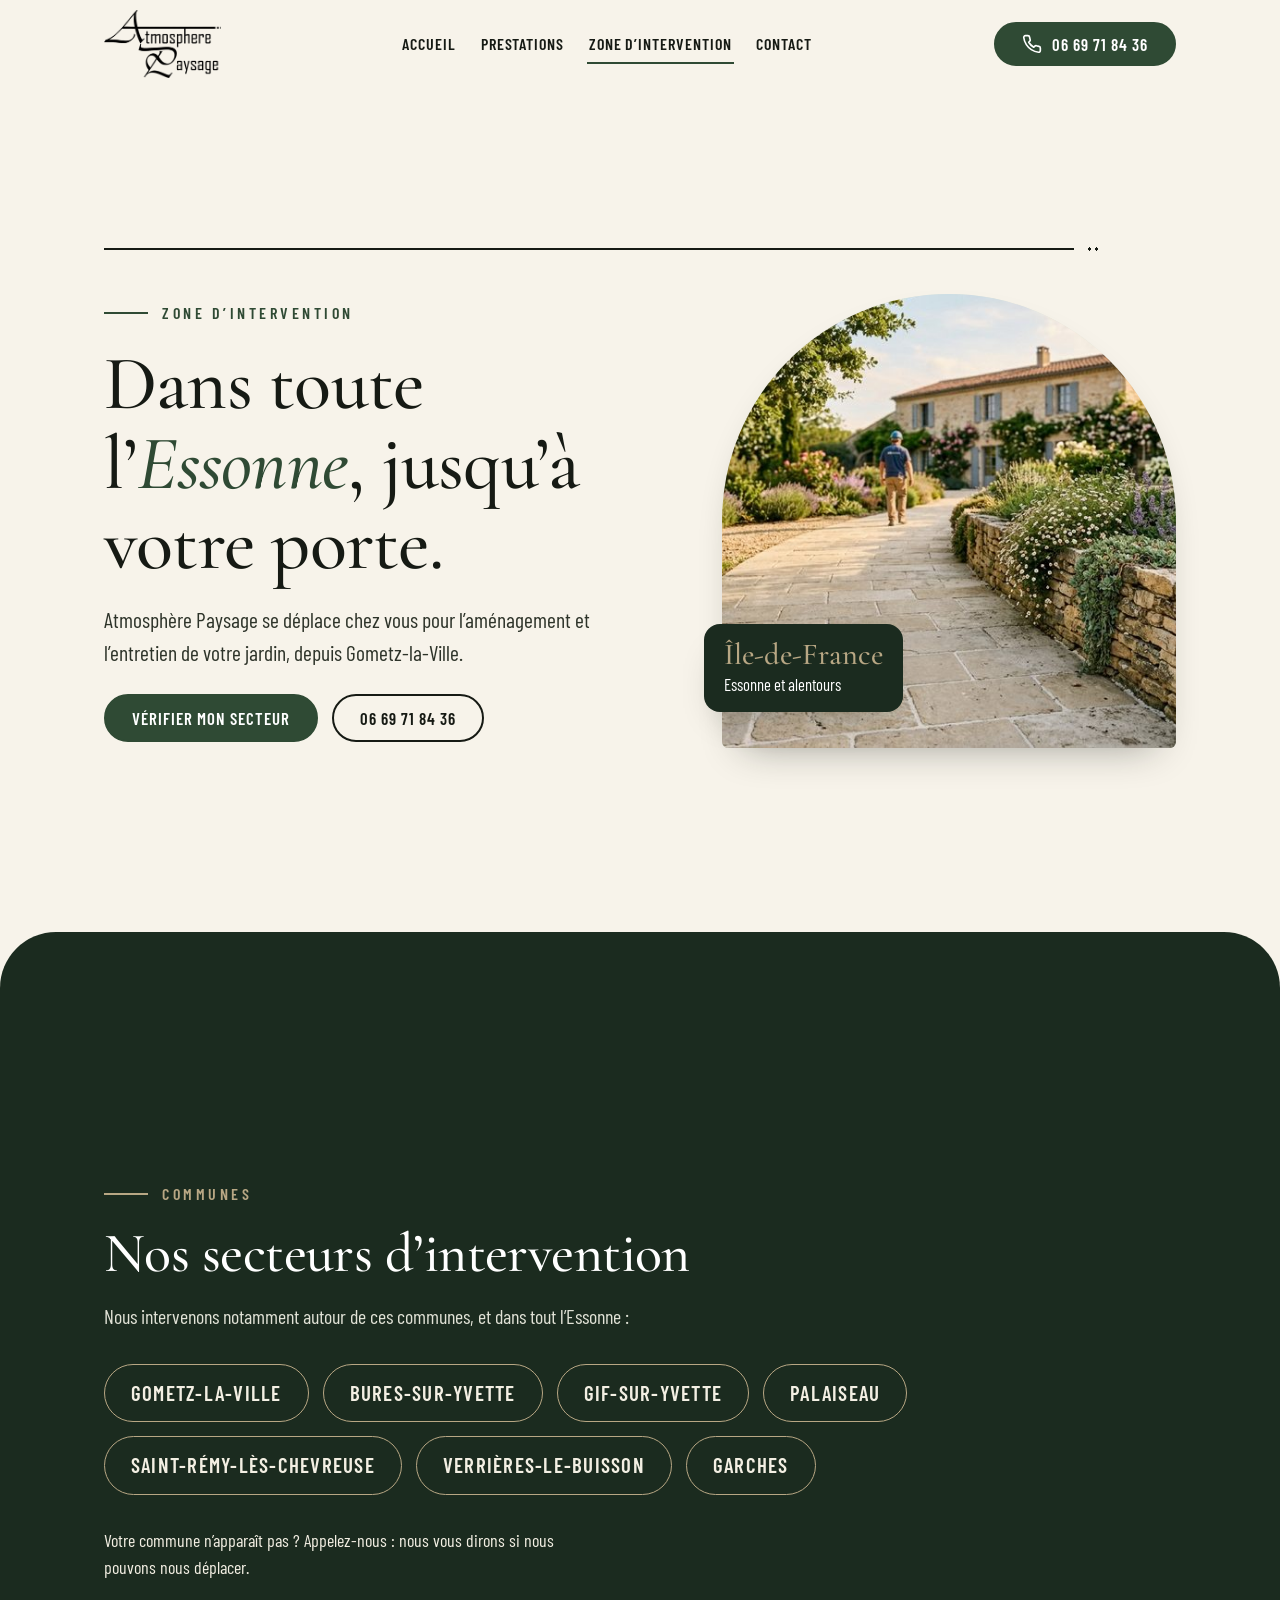
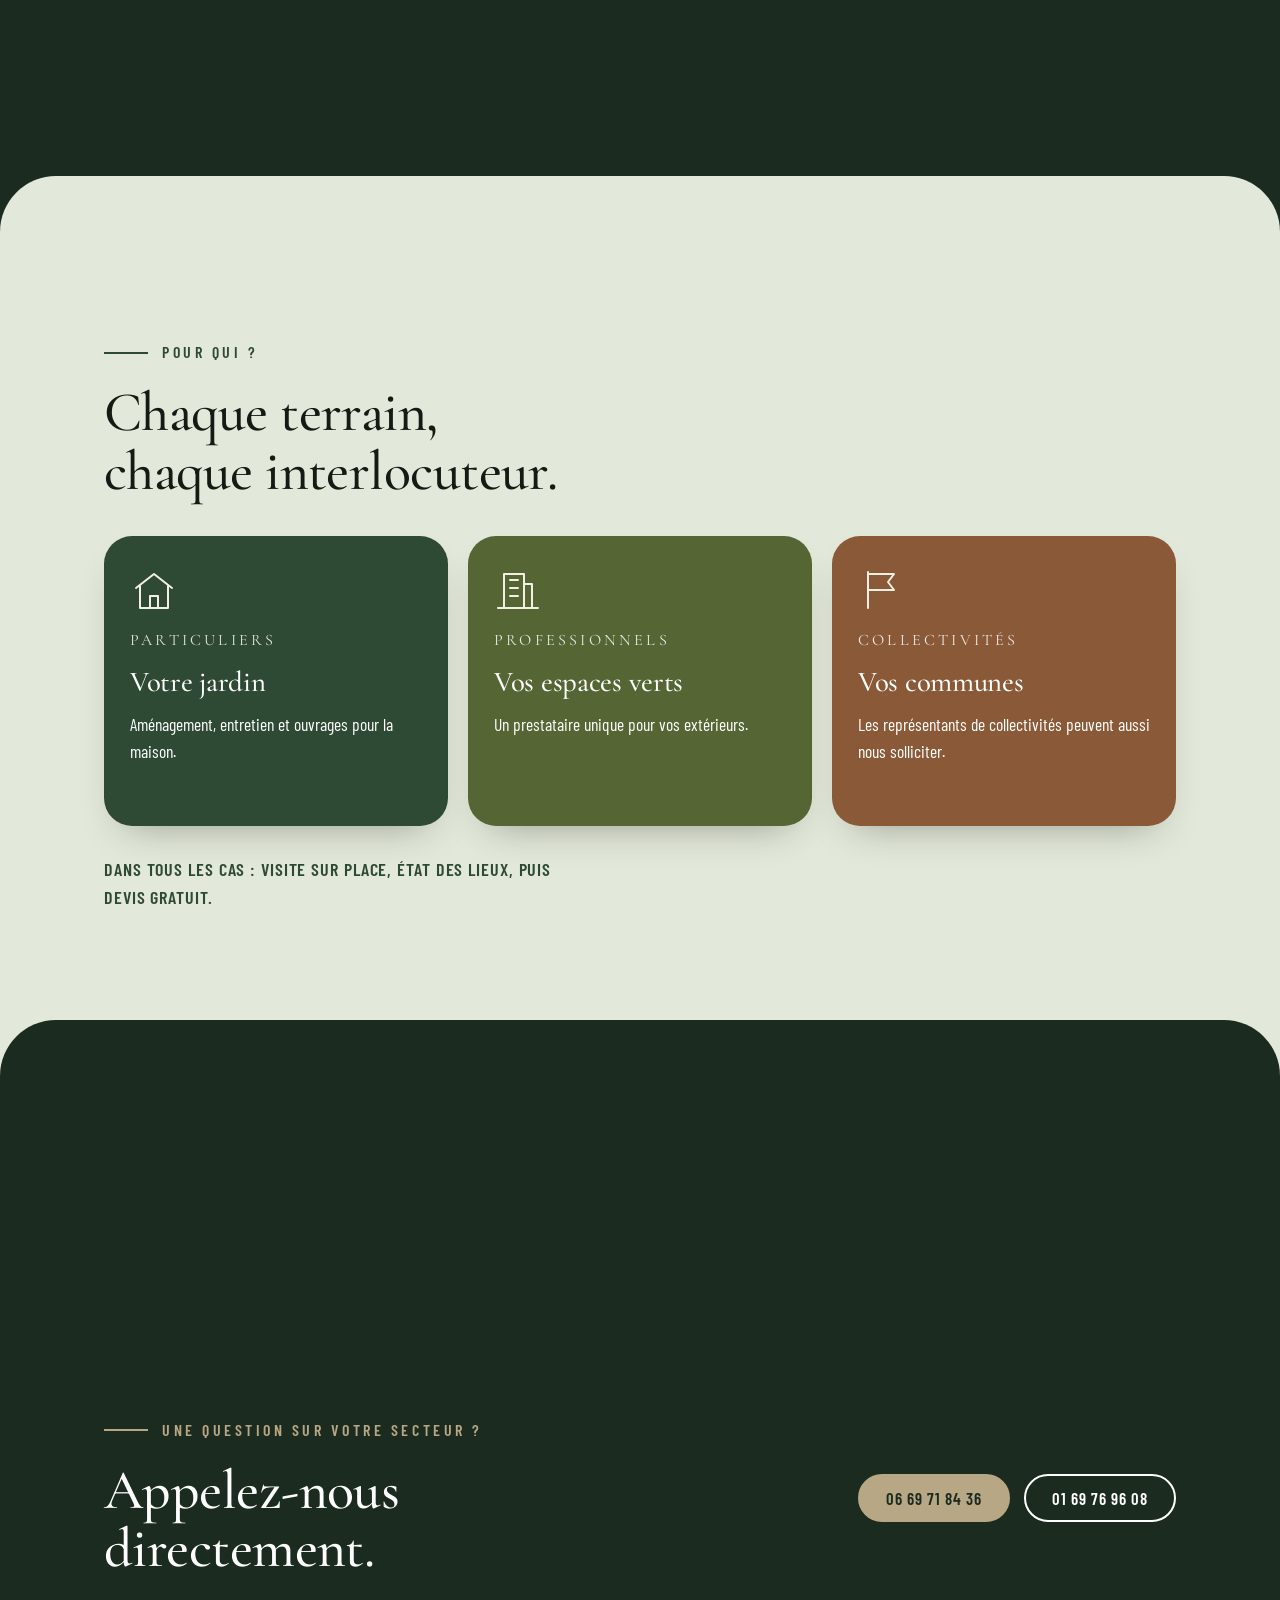
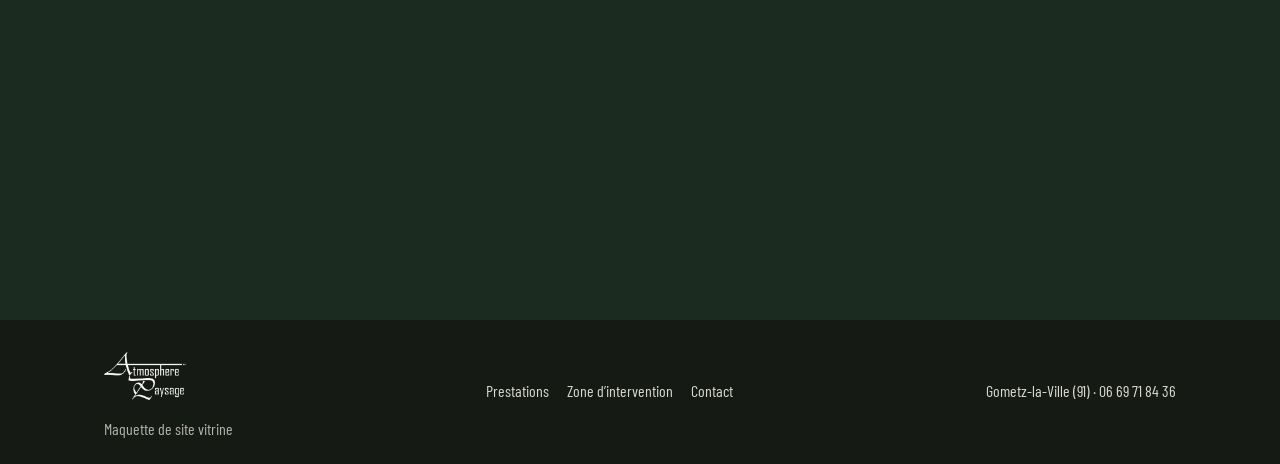
<file: zone.html>
<!doctype html>
<html lang="fr">
<head>
<meta charset="utf-8">
<meta name="viewport" content="width=device-width,initial-scale=1">
<title>Zone d’intervention | Atmosphère Paysage, Gometz-la-Ville</title>
<meta name="description" content="Atmosphère Paysage intervient dans tout l’Essonne depuis Gometz-la-Ville : Bures-sur-Yvette, Gif-sur-Yvette, Palaiseau et alentours.">
<meta name="robots" content="noindex, nofollow">
<link rel="icon" href="data:image/svg+xml,%3Csvg xmlns='http://www.w3.org/2000/svg' viewBox='0 0 64 64'%3E%3Crect width='64' height='64' rx='14' fill='%232f4a34'/%3E%3Ctext x='32' y='47' font-family='Georgia,serif' font-style='italic' font-size='44' text-anchor='middle' fill='%23f7f3ea'%3EA%3C/text%3E%3C/svg%3E">
<link rel="preconnect" href="https://fonts.googleapis.com"><link rel="preconnect" href="https://fonts.gstatic.com" crossorigin>
<link href="https://fonts.googleapis.com/css2?family=Barlow+Condensed:wght@400;500;600&family=Cormorant+Garamond:ital,wght@0,500;0,600;1,500&display=swap" rel="stylesheet">
<link rel="stylesheet" href="css/style.css">
</head>
<body>
<a class="skip" href="#contenu">Aller au contenu</a>
<header class="site-header">
  <div class="wrap">
    <a class="logo" href="https://webaunet.github.io/atmosphere-paysage/" aria-label="Atmosphère Paysage, accueil"><img src="images/logo.png" width="520" height="303" alt="Atmosphère Paysage"></a>
    <nav class="nav" id="nav" aria-label="Navigation principale">
      <a href="index.html">Accueil</a><a href="prestations.html">Prestations</a><a href="zone.html" aria-current="page">Zone d’intervention</a><a href="contact.html">Contact</a>
    </nav>
    <div class="head-right">
      <a class="btn head-call" href="tel:0669718436" aria-label="Appeler le 06 69 71 84 36"><svg viewBox="0 0 24 24" fill="none" stroke="currentColor" stroke-width="2" stroke-linecap="round" stroke-linejoin="round" aria-hidden="true"><path d="M22 16.9v3a2 2 0 0 1-2.2 2 19.8 19.8 0 0 1-8.6-3.1 19.5 19.5 0 0 1-6-6A19.8 19.8 0 0 1 2.1 4.2 2 2 0 0 1 4.1 2h3a2 2 0 0 1 2 1.7c.1 1 .4 1.9.7 2.8a2 2 0 0 1-.5 2.1L8.1 9.9a16 16 0 0 0 6 6l1.3-1.3a2 2 0 0 1 2.1-.4c.9.3 1.8.6 2.8.7a2 2 0 0 1 1.7 2z"/></svg><span>06 69 71 84 36</span></a>
      <button class="burger" type="button" aria-expanded="false" aria-controls="nav" aria-label="Ouvrir le menu"><span></span><span></span><span></span></button>
    </div>
  </div>
</header>

<main id="contenu">
<section class="section s-ivory hero page-hero">
  <div class="wrap">
    <div class="trait" aria-hidden="true"></div>
    <div class="hero-grid">
      <div>
        <p class="eyebrow">Zone d’intervention</p>
        <h1>Dans toute l’<em>Essonne</em>, jusqu’à votre porte.</h1>
        <p class="lead">Atmosphère Paysage se déplace chez vous pour l’aménagement et l’entretien de votre jardin, depuis Gometz-la-Ville.</p>
        <div class="cta-row"><a class="btn" href="contact.html">Vérifier mon secteur</a><a class="btn ghost" href="tel:0669718436">06 69 71 84 36</a></div>
      </div>
      <div class="arch-wrap"><div class="arch"><img src="images/allee.jpg" width="900" height="491" alt="Allée dallée bordée d’un muret en pierre et de massifs, devant une maison" style="object-position:40% 50%"></div><div class="stamp"><b>Île-de-France</b>Essonne et alentours</div></div>
    </div>
  </div>
</section>

<section class="section s-forest s-curve on-dark" id="communes">
  <div class="wrap">
    <div class="reveal"><p class="eyebrow">Communes</p><h2>Nos secteurs d’intervention</h2>
    <p class="lead2">Nous intervenons notamment autour de ces communes, et dans tout l’Essonne :</p></div>
    <div class="zone-chips big"><span>Gometz-la-Ville</span><span>Bures-sur-Yvette</span><span>Gif-sur-Yvette</span><span>Palaiseau</span><span>Saint-Rémy-lès-Chevreuse</span><span>Verrières-le-Buisson</span><span>Garches</span></div>
    <p class="reveal">Votre commune n’apparaît pas ? Appelez-nous : nous vous dirons si nous pouvons nous déplacer.</p>
  </div>
</section>

<section class="section s-sage s-curve" id="clients">
  <div class="wrap">
    <div class="reveal"><p class="eyebrow">Pour qui ?</p><h2>Chaque terrain,<br>chaque interlocuteur.</h2></div>
    <div class="steps three">
      <div class="step c-moss reveal"><svg viewBox="0 0 48 48" fill="none" stroke="currentColor" stroke-width="2" stroke-linecap="round" stroke-linejoin="round" aria-hidden="true"><path d="M6 22 24 8l18 14M10 20v22h28V20M20 42V30h8v12"/></svg><span class="n">Particuliers</span><h3>Votre jardin</h3><p>Aménagement, entretien et ouvrages pour la maison.</p></div>
      <div class="step c-olive reveal"><svg viewBox="0 0 48 48" fill="none" stroke="currentColor" stroke-width="2" stroke-linecap="round" stroke-linejoin="round" aria-hidden="true"><path d="M10 42V8h20v34M30 18h8v24M16 14h8M16 22h8M16 30h8M4 42h40"/></svg><span class="n">Professionnels</span><h3>Vos espaces verts</h3><p>Un prestataire unique pour vos extérieurs.</p></div>
      <div class="step c-bark reveal"><svg viewBox="0 0 48 48" fill="none" stroke="currentColor" stroke-width="2" stroke-linecap="round" stroke-linejoin="round" aria-hidden="true"><path d="M10 6v36M10 8h26l-6 8 6 8H10"/></svg><span class="n">Collectivités</span><h3>Vos communes</h3><p>Les représentants de collectivités peuvent aussi nous solliciter.</p></div>
    </div>
    <p class="note-line reveal">Dans tous les cas : visite sur place, état des lieux, puis devis gratuit.</p>
  </div>
</section>

<section class="section s-forest s-curve on-dark band-end">
  <div class="wrap band">
    <div><p class="eyebrow">Une question sur votre secteur ?</p><h2>Appelez-nous directement.</h2></div>
    <div class="band-actions"><a class="btn" href="tel:0669718436">06 69 71 84 36</a><a class="btn ghost" href="tel:0169769608">01 69 76 96 08</a></div>
  </div>
</section>
</main>

<footer class="site-footer">
  <div class="wrap foot">
    <div><a class="logo" href="https://webaunet.github.io/atmosphere-paysage/" aria-label="Atmosphère Paysage, accueil"><img src="images/logo.png" width="520" height="303" alt="Atmosphère Paysage"></a><p class="maq">Maquette de site vitrine</p></div>
    <nav aria-label="Pied de page"><a href="prestations.html">Prestations</a><a href="zone.html">Zone d’intervention</a><a href="contact.html">Contact</a></nav>
    <div>Gometz-la-Ville (91) · <a href="tel:0669718436">06 69 71 84 36</a></div>
  </div>
</footer>
<script src="js/main.js"></script>
</body>
</html>
</file>
<file: css/style.css>
:root{
  --ink:#161a14;--ivory:#f7f3ea;--sage:#e3e9da;--moss:#2f4a34;--forest:#1b2b1f;--stone:#b8a784;--clay:#8a5a38;--olive:#566534;--bark:#3b3a31;--white:#fff;
  --r:28px;--r-sm:16px;--shadow:0 18px 40px -22px rgba(22,26,20,.45);--curve:56px;
  --serif:'Cormorant Garamond',Georgia,serif;--cond:'Barlow Condensed','Arial Narrow',sans-serif;
  --pad:clamp(20px,5vw,72px);--max:1200px;--header:76px;
}
*{box-sizing:border-box;margin:0}
html{scroll-behavior:smooth;scroll-padding-top:calc(var(--header) + 16px)}
body{font-family:var(--cond);font-size:1.125rem;line-height:1.55;color:var(--ink);background:var(--ivory);color-scheme:light;-webkit-font-smoothing:antialiased}
img{max-width:100%;height:auto;display:block}
a{color:inherit}
h1,h2,h3{font-family:var(--serif);font-weight:500;line-height:1.05;letter-spacing:-.01em}
h1{font-size:clamp(2.8rem,6.4vw,5.4rem)}
h2{font-size:clamp(2.2rem,4.4vw,3.6rem)}
h3{font-size:1.7rem}
p{max-width:60ch}
.wrap{width:min(100%,var(--max));margin:0 auto;padding-inline:var(--pad)}
.eyebrow{font-family:var(--cond);text-transform:uppercase;letter-spacing:.22em;font-size:1rem;font-weight:600;color:var(--moss);display:flex;align-items:center;gap:14px;margin-bottom:18px}
.eyebrow::before{content:"";width:44px;height:2px;background:currentColor}
.on-dark .eyebrow{color:var(--stone)}
:focus-visible{outline:3px solid var(--clay);outline-offset:3px;border-radius:6px}
.on-dark :focus-visible{outline-color:var(--stone)}
.skip{position:absolute;left:-999px;top:8px;background:var(--ink);color:#fff;padding:10px 16px;z-index:200}
.skip:focus{left:8px}

/* Header */
.site-header{position:sticky;top:0;z-index:100;background:var(--ivory);height:var(--header)}
.site-header .wrap{display:flex;align-items:center;justify-content:space-between;gap:20px;height:100%}
.logo{text-decoration:none;display:inline-flex;flex-direction:column;line-height:.9;color:var(--ink)}
.logo .l1{font-size:1.55rem;font-weight:500;letter-spacing:.01em;text-transform:lowercase}
.logo .l1 b,.logo .l2 b{font-family:var(--serif);font-style:italic;font-weight:500;font-size:2.1em;line-height:.6;text-transform:none;margin-right:1px}
.logo .l2{font-size:1.3rem;letter-spacing:.04em;margin-left:26px;text-transform:lowercase}
.nav{display:flex;align-items:center;gap:clamp(14px,2vw,30px)}
.nav a{text-decoration:none;font-weight:600;font-size:1.05rem;letter-spacing:.08em;text-transform:uppercase;padding:10px 2px;position:relative}
.nav a[aria-current="page"]::after,.nav a:hover::after{content:"";position:absolute;left:0;right:0;bottom:2px;height:2px;background:var(--moss)}
.btn{display:inline-flex;align-items:center;justify-content:center;gap:10px;min-height:48px;padding:0 26px;border-radius:999px;background:var(--moss);color:#fff;text-decoration:none;font-weight:600;letter-spacing:.06em;text-transform:uppercase;font-size:1.05rem;border:2px solid var(--moss);cursor:pointer;transition:background .2s,color .2s,transform .2s}
.btn:hover{background:var(--forest);border-color:var(--forest);transform:translateY(-2px)}
.btn.ghost{background:transparent;color:var(--ink);border-color:var(--ink)}
.btn.ghost:hover{background:var(--ink);color:#fff}
.on-dark .btn{background:var(--stone);border-color:var(--stone);color:var(--forest)}
.on-dark .btn:hover{background:#fff;border-color:#fff}
.on-dark .btn.ghost{background:transparent;color:#fff;border-color:#fff}
.on-dark .btn.ghost:hover{background:#fff;color:var(--forest)}
.btn svg{width:20px;height:20px;flex:none}
.head-call{min-height:44px}
.burger{display:none;width:48px;height:48px;border:2px solid var(--ink);border-radius:50%;background:transparent;cursor:pointer;align-items:center;justify-content:center;flex-direction:column;gap:5px}
.burger span{display:block;width:20px;height:2px;background:var(--ink);transition:transform .2s,opacity .2s}
.burger[aria-expanded="true"] span:nth-child(1){transform:translateY(7px) rotate(45deg)}
.burger[aria-expanded="true"] span:nth-child(2){opacity:0}
.burger[aria-expanded="true"] span:nth-child(3){transform:translateY(-7px) rotate(-45deg)}
.head-right{display:flex;align-items:center;gap:12px}
@media (max-width:980px){
  .burger{display:flex}
  .nav{position:fixed;inset:var(--header) 0 auto 0;background:var(--ivory);flex-direction:column;align-items:stretch;gap:0;padding:8px var(--pad) 28px;max-height:calc(100svh - var(--header));overflow:auto;transform:translateY(-8px);opacity:0;visibility:hidden;transition:opacity .2s,transform .2s,visibility .2s;border-bottom:2px solid var(--ink)}
  .nav.open{opacity:1;transform:none;visibility:visible}
  .nav a{min-height:52px;display:flex;align-items:center;border-bottom:1px solid rgba(22,26,20,.15);font-size:1.15rem}
  .nav a[aria-current="page"]::after,.nav a:hover::after{display:none}
  .nav a[aria-current="page"]{color:var(--moss)}
}
@media (max-width:520px){.head-call span{display:none}.head-call{padding:0;width:48px}}

/* Trait signature */
.trait{position:relative;height:2px;background:var(--ink);margin-right:clamp(40px,8vw,120px)}
.trait::after{content:"";position:absolute;right:-26px;top:-1px;width:14px;height:4px;background:radial-gradient(circle,var(--ink) 1.6px,transparent 1.8px) 0 0/7px 4px repeat-x}
.trait.light{background:var(--stone)}
.trait.light::after{background:radial-gradient(circle,var(--stone) 1.6px,transparent 1.8px) 0 0/7px 4px repeat-x}

/* Sections */
.section{position:relative;padding-block:clamp(64px,9vw,120px);min-height:min(100svh,1000px);display:flex;flex-direction:column;justify-content:center}
.s-curve{border-radius:var(--curve) var(--curve) 0 0;margin-top:calc(var(--curve) * -1);padding-top:calc(clamp(64px,9vw,120px) + var(--curve))}
.s-ivory{background:var(--ivory)}
.s-sage{background:var(--sage)}
.s-forest{background:var(--forest);color:#f3efe3}
.s-forest h2,.s-forest h3{color:#fff}
.s-bark{background:var(--bark);color:#f3efe3}

/* Hero */
.hero{padding-block:clamp(24px,3vw,40px) calc(clamp(48px,6vw,80px) + var(--curve));min-height:calc(100svh - var(--header))}
.hero .trait{margin-bottom:clamp(24px,3.5vw,44px)}
.hero-grid{display:grid;grid-template-columns:1.1fr .9fr;gap:clamp(28px,5vw,80px);align-items:center}
.hero h1 em{font-style:italic;color:var(--moss)}
.hero .lead{font-size:1.4rem;margin:26px 0 34px;color:#2d3329}
.cta-row{display:flex;flex-wrap:wrap;gap:14px}
.hero-meta{display:flex;flex-wrap:wrap;gap:10px 28px;margin-top:38px;font-weight:600;letter-spacing:.08em;text-transform:uppercase;font-size:1rem;color:var(--moss)}
.hero-meta span{display:flex;align-items:center;gap:10px}
.hero-meta span::before{content:"";width:8px;height:8px;border-radius:50%;background:var(--clay)}
.arch{position:relative;border-radius:999px 999px var(--r) var(--r);overflow:hidden;aspect-ratio:1/1;max-height:62svh;margin-inline:auto;box-shadow:var(--shadow);background:var(--sage)}
.arch img{width:100%;height:100%;object-fit:cover}
.arch-wrap{position:relative}
.stamp{position:absolute;left:-18px;bottom:36px;background:var(--forest);color:#fff;border-radius:var(--r-sm);padding:16px 20px;box-shadow:var(--shadow);max-width:230px;font-size:1.05rem;line-height:1.3}
.stamp b{display:block;font-family:var(--serif);font-size:1.9rem;font-weight:500;line-height:1;margin-bottom:4px;color:var(--stone)}
@media (max-width:820px){
  .hero-grid{grid-template-columns:1fr}
  .arch{aspect-ratio:5/4;border-radius:var(--r)}
  .stamp{left:14px;bottom:14px}
}

/* Métiers */
.head-split{display:flex;justify-content:space-between;align-items:end;gap:30px;flex-wrap:wrap;margin-bottom:clamp(32px,5vw,56px)}
.head-split p{color:#d8d9cc}
.cards{display:grid;grid-template-columns:repeat(5,1fr);gap:18px}
.card{position:relative;background:var(--forest);color:#fff;border-radius:var(--r);overflow:hidden;display:flex;flex-direction:column;justify-content:flex-end;min-height:430px;box-shadow:var(--shadow);isolation:isolate}
.card img{position:absolute;inset:0;width:100%;height:100%;object-fit:cover;z-index:-1;transition:transform .6s}
.card:hover img{transform:scale(1.04)}
.card .body{padding:90px 22px 24px;background:linear-gradient(to top,rgba(14,22,16,.94) 0%,rgba(14,22,16,.86) 58%,rgba(14,22,16,0) 100%)}
.card h3{color:#fff;margin-bottom:8px;font-size:1.6rem}
.card p{font-size:1.08rem;color:#f3efe3}
.card ul{display:none}
.card.panel{background:var(--clay)}
.card.panel .body{background:none}
.card.panel svg{width:54px;height:54px;margin-bottom:14px;color:#f3e3d0}
@media (max-width:1100px){.cards{grid-template-columns:repeat(6,1fr)}.card{grid-column:span 2;min-height:400px}.card:nth-child(4),.card:nth-child(5){grid-column:span 3}}
@media (max-width:820px){.cards{grid-template-columns:1fr 1fr}.card,.card:nth-child(4),.card:nth-child(5){grid-column:auto}.card.panel{grid-column:1/-1}}
@media (max-width:620px){.cards{grid-template-columns:1fr}.card{min-height:340px}}

/* Méthode */
.steps{display:grid;grid-template-columns:repeat(4,1fr);gap:20px;margin-top:clamp(30px,5vw,54px);counter-reset:s}
.step{border-radius:var(--r);padding:30px 26px 32px;color:#fff;position:relative;display:flex;flex-direction:column;gap:14px;min-height:300px;box-shadow:var(--shadow)}
.step:nth-child(1){background:var(--moss)}.step:nth-child(2){background:var(--olive)}.step:nth-child(3){background:var(--clay)}.step:nth-child(4){background:var(--bark)}
.step svg{width:48px;height:48px;color:#f3efe3}
.step .n{font-family:var(--serif);font-size:1rem;letter-spacing:.2em;text-transform:uppercase;opacity:.85}
.step h3{color:#fff;font-size:1.8rem}
.step p{font-size:1.1rem;color:#fff}


.note-band{margin-top:34px;display:flex;gap:16px;align-items:center;flex-wrap:wrap;font-weight:600;letter-spacing:.06em;text-transform:uppercase;color:var(--moss)}
.note-band span{background:#fff;border-radius:999px;padding:8px 18px;box-shadow:var(--shadow)}

/* À propos */
.about-grid{display:grid;grid-template-columns:.9fr 1.1fr;gap:clamp(28px,5vw,80px);align-items:center}
.about-card{background:var(--ivory);color:var(--ink);border-radius:var(--r);padding:clamp(28px,4vw,52px);box-shadow:var(--shadow)}
.about-card h2{color:var(--forest);margin-bottom:20px}
.about-card p+p{margin-top:14px}
.about-card .eyebrow{color:var(--moss)}
.who{display:grid;grid-template-columns:repeat(3,1fr);gap:12px;margin-top:26px}
.who div{background:var(--sage);border-radius:var(--r-sm);padding:14px 16px;font-weight:600;letter-spacing:.05em;text-transform:uppercase;font-size:1rem;color:var(--moss);text-align:center}
.arch-b{aspect-ratio:5/6;max-height:62svh;border-radius:var(--r) var(--r) 999px 999px;overflow:hidden;box-shadow:var(--shadow);max-width:440px;margin-inline:auto;width:100%}
.arch-b img{width:100%;height:100%;object-fit:cover}
.photo-cap{text-align:center;margin-top:14px;font-size:1rem;letter-spacing:.06em;text-transform:uppercase;color:#d8d9cc}
@media (max-width:820px){.about-grid{grid-template-columns:1fr}.who{grid-template-columns:1fr}}

/* Zone + CTA */
.zone-chips{display:flex;flex-wrap:wrap;gap:10px;margin:22px 0 34px}
.zone-chips span{border:1.5px solid var(--stone);border-radius:999px;padding:8px 20px;font-weight:600;letter-spacing:.06em;text-transform:uppercase;font-size:1.02rem;color:#f3efe3}
.cta-final{padding-bottom:calc(clamp(64px,9vw,120px) + 0px)}
.cta-final h2{max-width:16ch}
.contact-lines{display:flex;flex-wrap:wrap;gap:12px 36px;margin-top:34px;font-size:1.25rem}
.contact-lines a{text-decoration:none;font-weight:600;letter-spacing:.04em}
.contact-lines a:hover{text-decoration:underline}

/* Footer */
.site-footer{background:var(--ink);color:#d9d8cf;padding-block:34px;font-size:1rem}
.foot{display:flex;flex-wrap:wrap;gap:16px 40px;align-items:center;justify-content:space-between}
.foot a{text-decoration:none;padding:10px 0;display:inline-block}
.foot a:hover{text-decoration:underline}
.foot nav{display:flex;flex-wrap:wrap;gap:4px 22px}
.foot .logo{color:#fff}
.maq{font-size:1rem;opacity:.8;margin-top:6px}

@media (prefers-reduced-motion:no-preference){
  .reveal{opacity:0;transform:translateY(22px);transition:opacity .7s,transform .7s}
  .reveal.in{opacity:1;transform:none}
}

/* ---- Logo image ---- */
:root{--header:88px}
.logo img{height:68px;width:auto;display:block}
.site-header .logo img{height:68px}
.site-footer .logo img{height:64px;filter:invert(1)}
.nav{gap:clamp(12px,1.6vw,26px)}
.nav a{font-size:1rem;letter-spacing:.06em}

/* ---- Sections : bas réservé à la courbe de la suivante ---- */
.section{padding-bottom:calc(clamp(64px,9vw,120px) + var(--curve))}
main>.section:last-child{padding-bottom:clamp(64px,9vw,120px)}
.band-end{min-height:min(100svh,900px)}

/* ---- Sous-pages ---- */
.page-hero .lead{font-size:1.35rem;margin:24px 0 32px;color:#2d3329}
.page-hero h1 em{font-style:italic;color:var(--moss)}
.mosaic{display:grid;grid-template-columns:1.15fr 1fr;grid-template-rows:1fr 1fr;gap:14px;aspect-ratio:1/1;max-height:62svh;margin-inline:auto;width:100%}
.mosaic div{overflow:hidden;box-shadow:var(--shadow);background:var(--sage)}
.mosaic img{width:100%;height:100%;object-fit:cover}
.m1{grid-row:1/3;border-radius:999px 999px var(--r) var(--r)}
.m2{border-radius:var(--r) var(--r) var(--r) 999px}
.m3{border-radius:var(--r) 999px var(--r) var(--r)}
.m1 img{object-position:50% 50%}
.split{display:grid;grid-template-columns:.85fr 1.15fr;gap:clamp(28px,5vw,80px);align-items:center}
.split.rev{grid-template-columns:1.15fr .85fr}
.lead2{font-size:1.25rem;margin:18px 0 24px}
.s-forest .lead2,.s-bark .lead2{color:#e1e2d6}
.ticks{list-style:none;padding:0;display:grid;gap:12px}
.ticks li{position:relative;padding-left:40px;font-size:1.2rem;font-weight:500;line-height:1.35}
.ticks li::before{content:"";position:absolute;left:0;top:2px;width:26px;height:26px;border-radius:50%;background:var(--moss) url("data:image/svg+xml,%3Csvg xmlns='http://www.w3.org/2000/svg' viewBox='0 0 24 24' fill='none' stroke='white' stroke-width='3' stroke-linecap='round' stroke-linejoin='round'%3E%3Cpath d='M6 12.5l4 4 8-9'/%3E%3C/svg%3E") center/16px no-repeat}
.on-dark .ticks li::before{background-color:var(--stone);background-image:url("data:image/svg+xml,%3Csvg xmlns='http://www.w3.org/2000/svg' viewBox='0 0 24 24' fill='none' stroke='%231b2b1f' stroke-width='3' stroke-linecap='round' stroke-linejoin='round'%3E%3Cpath d='M6 12.5l4 4 8-9'/%3E%3C/svg%3E")}
.steps.three{grid-template-columns:repeat(3,1fr)}
.c-moss{background:var(--moss)}.c-olive{background:var(--olive)}.c-clay{background:var(--clay)}.c-bark{background:#4a483c}
.s-bark .c-bark{background:#2a2a23}
.steps.three .step{min-height:260px}

.band{display:flex;align-items:center;justify-content:space-between;gap:30px;flex-wrap:wrap}
.band h2{max-width:14ch}
.band-actions{display:flex;gap:14px;flex-wrap:wrap}
.note-line{margin-top:30px;font-weight:600;letter-spacing:.05em;text-transform:uppercase;color:var(--moss)}
.zone-chips.big{gap:14px;margin:32px 0}
.zone-chips.big span{font-size:1.3rem;padding:12px 26px;border-color:var(--stone)}
@media (max-width:820px){.split,.split.rev{grid-template-columns:1fr}.split.rev .arch-b{order:2}.mosaic{max-height:none}}

/* ---- Contact ---- */
.contact-grid{display:grid;grid-template-columns:.9fr 1.1fr;gap:clamp(28px,5vw,80px);align-items:start}
.direct{list-style:none;padding:0;display:grid;gap:12px;margin-top:6px}
.direct a,.direct div{display:flex;align-items:center;gap:16px;text-decoration:none;background:#fff;border-radius:var(--r-sm);padding:14px 20px;box-shadow:var(--shadow);min-height:64px;font-size:1.35rem;font-weight:600}
.direct a:hover{background:var(--sage)}
.direct svg{width:30px;height:30px;color:var(--moss);flex:none}
.direct small{display:block;font-size:1rem;font-weight:500;letter-spacing:.14em;text-transform:uppercase;color:#4a5246}
.form-card{background:#fff;border-radius:var(--r);padding:clamp(24px,3.5vw,44px);box-shadow:var(--shadow)}
.form-card h2{font-size:2.2rem;margin-bottom:20px;color:var(--forest)}
.field{margin-bottom:16px}
.field label{display:block;font-weight:600;letter-spacing:.06em;text-transform:uppercase;font-size:1rem;margin-bottom:6px;color:var(--forest)}
.field input,.field select,.field textarea{width:100%;min-height:52px;padding:12px 16px;font:inherit;font-size:1.125rem;color:var(--ink);background:var(--ivory);border:2px solid #b9b5a4;border-radius:14px}
.field textarea{min-height:110px;resize:vertical}
.field input:focus,.field select:focus,.field textarea:focus{outline:3px solid var(--clay);outline-offset:1px;border-color:var(--clay)}
.field [aria-invalid="true"]{border-color:#a3281f;background:#fff6f4}
.error{color:#a3281f;font-weight:600;font-size:1rem;margin-top:6px;min-height:0}
.error:empty{display:none}
.btn.full{width:100%;margin-top:8px;min-height:56px}
.summary .ok{display:flex;align-items:center;gap:12px;font-weight:600;font-size:1.25rem;color:var(--moss);margin-bottom:14px}
.summary .ok svg{width:34px;height:34px;flex:none}
.summary pre{white-space:pre-wrap;font:inherit;font-size:1.1rem;background:var(--sage);border-radius:14px;padding:18px 20px;margin-bottom:18px;line-height:1.5}
.sum-actions{display:flex;flex-wrap:wrap;gap:12px}
.copied{min-height:1.5em;margin-top:10px;color:var(--moss);font-weight:600}
.link{background:none;border:0;font:inherit;font-weight:600;text-decoration:underline;cursor:pointer;color:var(--ink);min-height:44px;padding:0 4px}
@media (max-width:820px){.contact-grid{grid-template-columns:1fr}.sum-actions .btn{width:100%}}

/* ---- Corrections contrôle ---- */
.logo,.logo img{flex:none}
.page-hero{min-height:min(100svh,1000px)}
.site-footer{padding-block:22px}
.site-footer .logo img{height:48px}
.foot{gap:4px 32px}
.maq{margin-top:0}
.foot nav{gap:0 18px}
@media (max-width:620px){
  .section{padding-block:48px calc(48px + var(--curve))}
  main>.section:last-child{padding-bottom:48px}
  .s-curve{padding-top:calc(48px + var(--curve))}
  .cards{display:flex;overflow-x:auto;scroll-snap-type:x mandatory;gap:14px;margin-inline:calc(var(--pad) * -1);padding:0 var(--pad) 8px;-webkit-overflow-scrolling:touch}
  .card,.card.panel{flex:0 0 82%;scroll-snap-align:center;grid-column:auto;min-height:380px}
  .site-footer .logo img{height:44px}
}

/* ---- Hauteurs : chaque section <= 115 % de l'écran ---- */
:root{--sp:clamp(32px,6.5svh,96px)}
h1{font-size:clamp(2.4rem,min(6.4vw,8.5svh),5.4rem)}
h2{font-size:clamp(2rem,min(4.4vw,6.2svh),3.6rem)}
.section{padding-top:var(--sp);padding-bottom:calc(var(--sp) + var(--curve))}
.s-curve{padding-top:calc(var(--sp) + var(--curve))}
main>.section:last-child{padding-bottom:var(--sp)}
.hero{padding-top:calc(var(--sp) * .6);padding-bottom:calc(var(--sp) + var(--curve))}
.hero .lead,.page-hero .lead{font-size:clamp(1.1rem,3svh,1.35rem);margin:18px 0 24px}
.card{min-height:min(430px,50svh)}
.step,.steps.three .step{min-height:min(290px,36svh)}
.head-split{margin-bottom:clamp(20px,4svh,48px)}
.steps{margin-top:clamp(20px,4svh,48px)}
.form-card{padding:clamp(20px,3svh,40px) clamp(20px,3vw,40px)}
.form-card h2{font-size:clamp(1.8rem,4svh,2.2rem);margin-bottom:12px}
.field{margin-bottom:clamp(8px,1.6svh,14px)}
.field textarea{min-height:84px}
.only-m{display:none}
@media (min-width:821px) and (max-width:980px){.steps.three .step{padding:24px 18px}.steps.three .step h3{font-size:1.5rem}}
@media (max-width:820px){
  .only-d{display:none}.direct.only-m{display:grid;margin-top:22px}
  .direct a,.direct div{min-height:56px;padding:8px 16px;font-size:1.2rem}
  .steps,.steps.three{display:flex;overflow-x:auto;scroll-snap-type:x mandatory;gap:14px;margin-inline:calc(var(--pad) * -1);padding:4px var(--pad) 12px}
  .step,.steps.three .step{flex:0 0 78%;scroll-snap-align:center;min-height:min(250px,36svh)}
  .arch-b{aspect-ratio:16/9;max-height:30svh;border-radius:var(--r)}
  .arch{aspect-ratio:16/9;max-height:28svh;border-radius:var(--r)}
  .mosaic{aspect-ratio:16/9;max-height:30svh}
  .hero-meta,.head-split p,.who,.about-card p+p,.photo-cap,.contact-hero .lead,.form-card h2{display:none}
  .note-band{margin-top:18px}
  .ticks{gap:8px}.ticks li{font-size:1.1rem}
  .lead2{margin:12px 0 16px;font-size:1.1rem}
  .zone-chips.big span{font-size:1.1rem;padding:8px 18px}.zone-chips.big{margin:18px 0 !important}
  .zone-chips{margin:14px 0 20px}
  .about-card{padding:22px}
  .card,.card.panel{min-height:min(340px,46svh)}
}

@media (max-width:1100px){
  .cards{display:flex;overflow-x:auto;scroll-snap-type:x mandatory;gap:14px;margin-inline:calc(var(--pad) * -1);padding:0 var(--pad) 8px}
  .card,.card.panel,.card:nth-child(4),.card:nth-child(5){flex:0 0 min(44%,340px);scroll-snap-align:start;grid-column:auto;min-height:min(380px,46svh)}
}
@media (max-width:620px){
  .card,.card.panel{flex-basis:80%}
  h1{font-size:2.1rem}h2{font-size:1.9rem}
  .hero .lead,.page-hero .lead{font-size:1.05rem;margin:12px 0 16px}
  .eyebrow{margin-bottom:10px}
  .cta-row{gap:10px}
  .hero .trait{margin-bottom:16px}
  .form-card{padding:18px}
  .field{margin-bottom:8px}
  .field label{margin-bottom:4px}
  .stamp{display:none}
}
@media (max-height:760px){.contact-hero .lead{display:none}}

@media (min-width:821px) and (max-width:1100px){.step h3{font-size:1.45rem}.step{padding:22px 16px}.step p{font-size:1.05rem}}
@media (max-width:820px){.steps{display:flex}.note-band{display:none}}
@media (max-width:620px){
  .cta-final p,#communes .lead2{display:none}
  .arch-b{max-height:22svh}
  .field input,.field select{min-height:48px}
  .field textarea{min-height:60px}
  .step,.steps.three .step{min-height:min(220px,30svh)}
  .direct a,.direct div{min-height:50px;padding:6px 14px}
  .contact-lines{margin-top:18px}
}
@media (max-height:760px){.form-card{padding:14px 20px}.field{margin-bottom:6px}.field textarea{min-height:56px}.field label{margin-bottom:2px}.direct a,.direct div{min-height:54px;padding:6px 18px}}
@media (max-width:620px){.split .lead2{display:none}.contact-hero .eyebrow{display:none}.contact-hero .trait{margin-bottom:10px}}
</file>
